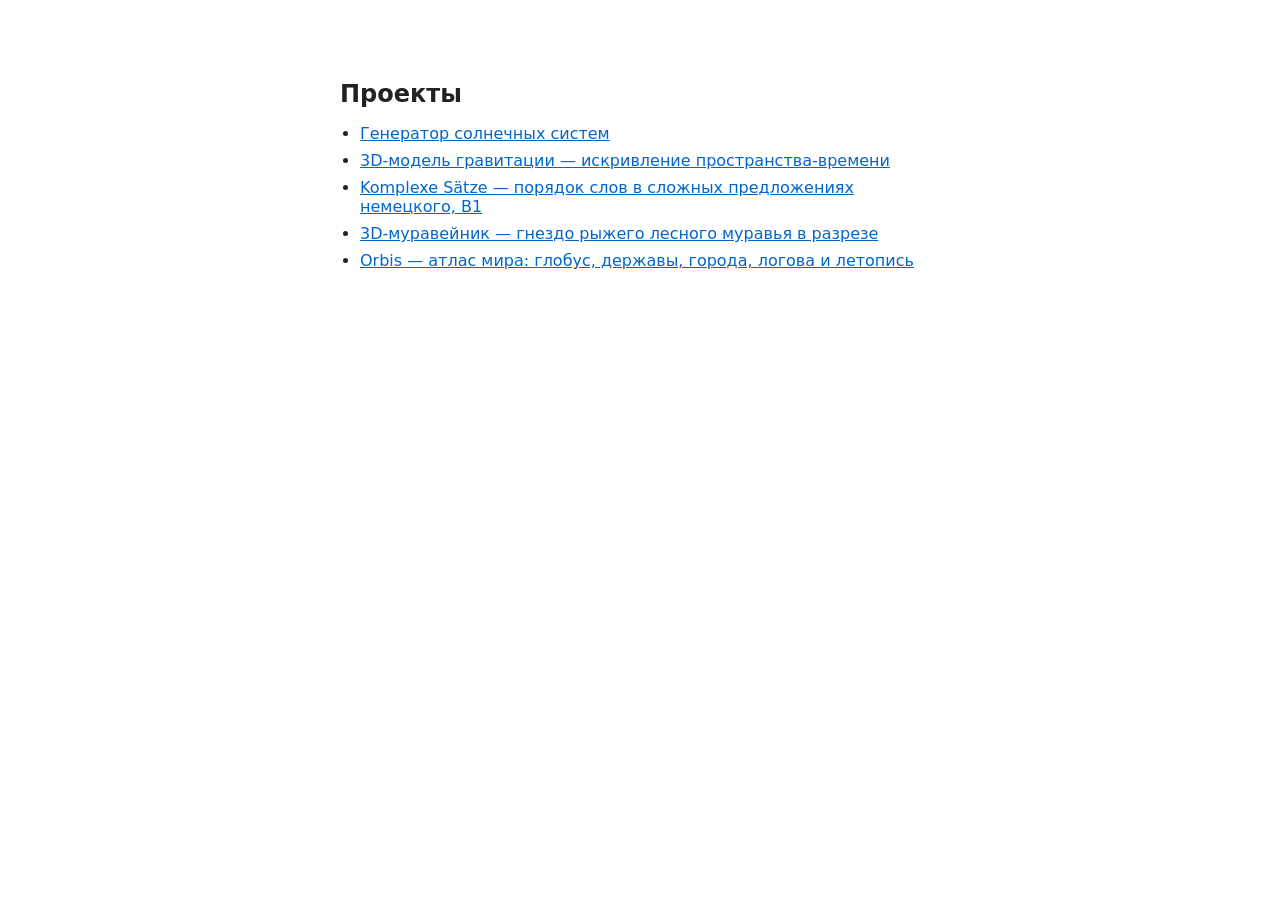
<file: index.html>
<!DOCTYPE html>
<html lang="ru">
<head>
    <meta charset="UTF-8">
    <meta name="viewport" content="width=device-width, initial-scale=1.0">
    <title>Проекты</title>
    <style>
        body {
            font-family: system-ui, sans-serif;
            max-width: 600px;
            margin: 80px auto;
            padding: 0 20px;
            color: #222;
        }
        h1 { font-size: 1.5rem; }
        ul { padding-left: 20px; }
        li { margin: 8px 0; }
        a { color: #0066cc; }
    </style>
</head>
<body>
    <h1>Проекты</h1>
    <ul>
        <li><a href="/sun/index.html">Генератор солнечных систем</a></li>
        <li><a href="/grav/index.html">3D-модель гравитации — искривление пространства-времени</a></li>
        <li><a href="/satze/index.html">Komplexe Sätze — порядок слов в сложных предложениях немецкого, B1</a></li>
        <li><a href="/formica-rufa/index.html">3D-муравейник — гнездо рыжего лесного муравья в разрезе</a></li>
        <li><a href="/orbis/index.html">Orbis — атлас мира: глобус, державы, города, логова и летопись</a></li>
    </ul>
</body>
</html>
</file>
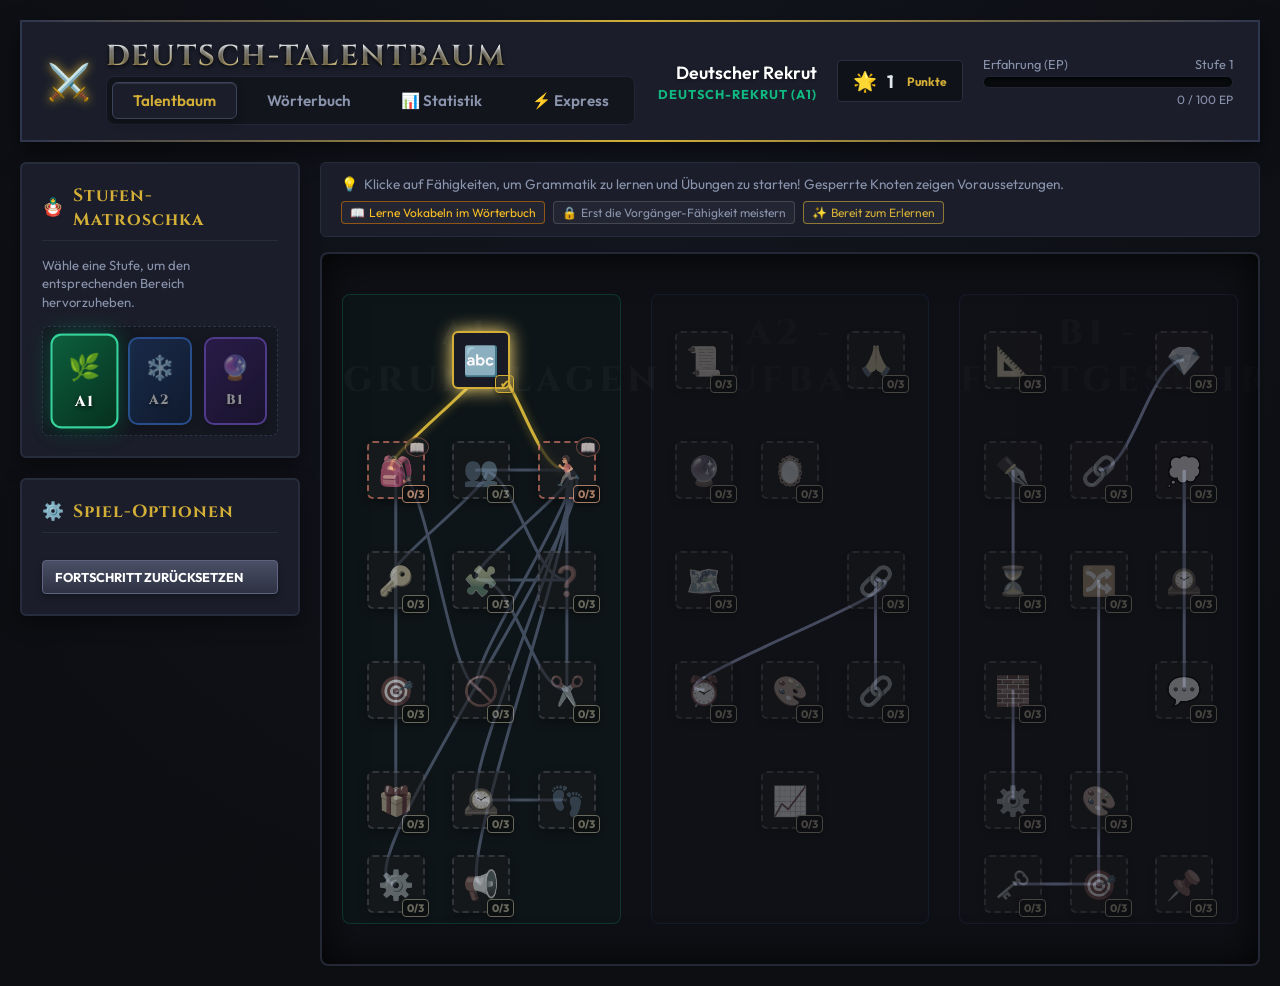
<file: german/index.html>
<!DOCTYPE html>
<html lang="de">
<head>
  <meta charset="UTF-8">
  <meta name="viewport" content="width=device-width, initial-scale=1.0">
  <title>Deutsch Talentbaum - Meistere A1, A2, B1</title>
  <meta name="description" content="Lerne Deutsch (A1-B1) mit einem interaktiven Talentbaum im Stil von World of Warcraft, inklusive Grammatik-Quizzes und Wörterbuch.">
  <script type="module" crossorigin src="./assets/index-Cc5kpqyO.js"></script>
  <link rel="stylesheet" crossorigin href="./assets/index-6ikspm3P.css">
</head>
<body>

  <div id="app-container">
    <!-- Header: Character Profile & Status -->
    <header>
      <div class="brand-section">
        <span class="brand-icon" aria-hidden="true">⚔️</span>
        <div>
          <h1>DEUTSCH-TALENTBAUM</h1>
          <div class="nav-tabs" role="tablist">
            <button id="tab-tree" class="nav-tab active" role="tab" aria-selected="true">Talentbaum</button>
            <button id="tab-dict" class="nav-tab" role="tab" aria-selected="false">Wörterbuch</button>
            <button id="tab-stats" class="nav-tab" role="tab" aria-selected="false">📊 Statistik</button>
            <button id="tab-express" class="nav-tab" role="tab" aria-selected="false">⚡ Express</button>
          </div>
        </div>
      </div>

      <div class="character-panel">
        <div class="char-info">
          <!-- Editable character name -->
          <div id="char-name" class="char-name" contenteditable="true" title="Klicken, um den Namen zu ändern">Deutscher Rekrut</div>
          <div id="char-title" class="char-title a1">Deutsch-Rekrut (A1)</div>
        </div>

        <div class="stat-box" title="Verfügbare Talentpunkte">
          <span class="stat-icon" aria-hidden="true">🌟</span>
          <span id="talent-points-val" class="stat-value">1</span>
          <span style="font-size:0.75rem; color:var(--color-gold); font-weight:bold; margin-left:3px;">Punkte</span>
        </div>

        <div class="xp-container">
          <div class="xp-label">
            <span>Erfahrung (EP)</span>
            <span>Stufe <span id="char-level-val">1</span></span>
          </div>
          <div class="xp-bar-bg" role="progressbar" aria-valuemin="0" aria-valuemax="100">
            <div id="xp-bar-fill" class="xp-bar-fill"></div>
          </div>
          <div class="xp-label" style="justify-content: flex-end; font-size:0.75rem;">
            <span><span id="xp-val">0</span> / <span id="max-xp-val">100</span> EP</span>
          </div>
        </div>
      </div>
    </header>

    <!-- Main Section -->
    <main class="main-content">
      
      <!-- Sidebar Control Panel -->
      <section class="sidebar">
        <!-- Matryoshka Doll Selector: Horizontal Side-by-Side -->
        <div class="panel">
          <h2 class="panel-title">
            <span aria-hidden="true">🪆</span> Stufen-Matroschka
          </h2>
          <p style="font-size: 0.82rem; color: var(--color-text-muted); margin-bottom: 15px; line-height: 1.4;">
            Wähle eine Stufe, um den entsprechenden Bereich hervorzuheben.
          </p>
          <div id="matryoshka-widget" class="matryoshka-widget">
            <!-- A1 Doll Button -->
            <button id="doll-a1" class="matryoshka-btn doll-a1 active" aria-label="Zeige A1 Level an">
              <span class="doll-icon" aria-hidden="true">🌿</span>
              <span class="doll-label">A1</span>
            </button>
            <!-- A2 Doll Button -->
            <button id="doll-a2" class="matryoshka-btn doll-a2" aria-label="Zeige A2 Level an">
              <span class="doll-icon" aria-hidden="true">❄️</span>
              <span class="doll-label">A2</span>
            </button>
            <!-- B1 Doll Button -->
            <button id="doll-b1" class="matryoshka-btn doll-b1" aria-label="Zeige B1 Level an">
              <span class="doll-icon" aria-hidden="true">🔮</span>
              <span class="doll-label">B1</span>
            </button>
          </div>
        </div>

        <!-- System controls -->
        <div class="panel" style="display:flex; flex-direction:column; gap:12px;">
          <h2 class="panel-title"><span aria-hidden="true">⚙️</span> Spiel-Optionen</h2>
          <button id="reset-btn" class="wow-button secondary" style="font-size:0.8rem; padding:8px 12px; width:100%;">Fortschritt Zurücksetzen</button>
        </div>
      </section>

      <!-- Central Talent Tree View -->
      <section id="tree-view" class="tree-outer-container">
        <!-- Mobile-only sticky tab bar — duplicates the matryoshka buttons in sidebar -->
        <div id="mobile-level-tabs" class="mobile-level-tabs" role="tablist" aria-label="Stufe wählen">
          <button id="mtab-a1" class="mobile-level-tab active" data-level="A1" role="tab">🌿 A1</button>
          <button id="mtab-a2" class="mobile-level-tab" data-level="A2" role="tab">❄️ A2</button>
          <button id="mtab-b1" class="mobile-level-tab" data-level="B1" role="tab">🔮 B1</button>
        </div>
        <div class="tree-view-controls">
          <div class="tree-help">
            <span aria-hidden="true">💡</span>
            <span>Klicke auf Fähigkeiten, um Grammatik zu lernen und Übungen zu starten! Gesperrte Knoten zeigen Voraussetzungen.</span>
          </div>
          <div class="tree-legend" aria-label="Knoten-Legende">
            <span class="legend-chip legend-vocab"><span aria-hidden="true">📖</span> Lerne Vokabeln im Wörterbuch</span>
            <span class="legend-chip legend-prereq"><span aria-hidden="true">🔒</span> Erst die Vorgänger-Fähigkeit meistern</span>
            <span class="legend-chip legend-ready"><span aria-hidden="true">✨</span> Bereit zum Erlernen</span>
          </div>
        </div>

        <div id="tree-grid-container" class="tree-grid-container show-a1">
          <!-- Dynamic SVG connector lines layer -->
          <svg id="tree-svg-canvas" class="tree-svg-canvas"></svg>

          <!-- Level A1 Column -->
          <div class="level-column" data-level="A1" data-level-title="A1 - Grundlagen"></div>

          <!-- Level A2 Column -->
          <div class="level-column" data-level="A2" data-level-title="A2 - Aufbau"></div>

          <!-- Level B1 Column -->
          <div class="level-column" data-level="B1" data-level-title="B1 - Fortgeschritten"></div>
        </div>
      </section>

      <!-- Dictionary Tab View (Initially Hidden) -->
      <section id="dictionary-view" style="display: none;">
        <div class="dictionary-controls">
          <div style="flex:1; min-width:250px;">
            <input type="text" id="dict-search" class="custom-input" placeholder="Wort suchen (Deutsch oder Englisch)..." style="width:100%;">
          </div>
          <div class="filter-group">
            <select id="dict-type-filter" class="custom-select" aria-label="Nach Wortart filtern">
              <option value="all">Alle Wortarten</option>
              <option value="nouns">Substantive</option>
              <option value="verbs">Verben</option>
              <option value="adjectives">Adjektive</option>
              <option value="adverbs">Adverbien</option>
              <option value="prepositions">Präpositionen</option>
              <option value="conjunctions">Konjunktionen</option>
              <option value="pronouns">Pronomen</option>
              <option value="numerals">Numerale</option>
              <option value="phrases">Phrasen</option>
            </select>
            <select id="dict-level-filter" class="custom-select" aria-label="Nach Niveau filtern">
              <option value="all">Alle Niveaus</option>
              <option value="A1">Niveau A1</option>
              <option value="A2">Niveau A2</option>
              <option value="B1">Niveau B1</option>
            </select>
            <select id="dict-status-filter" class="custom-select" aria-label="Nach Status filtern">
              <option value="all">Alle Wörter</option>
              <option value="learned">Gelernte (Bronze+)</option>
              <option value="not_learned">Ungelernte</option>
              <option value="mistakes">Mit Fehlern ⚠️</option>
            </select>
            <select id="dict-sort" class="custom-select" aria-label="Sortierung">
              <option value="alpha">Alphabetisch (A-Z)</option>
              <option value="alpha_desc">Alphabetisch (Z-A)</option>
              <option value="random">Zufällig 🎲</option>
              <option value="level">Nach Niveau</option>
            </select>
          </div>
        </div>

        <div id="vocab-grid" class="vocab-grid">
          <!-- Loaded dynamically from dictionaryData.js -->
        </div>
      </section>

      <!-- Statistics Tab View (Initially Hidden) -->
      <section id="stats-view" style="display: none;">
        <div id="stats-content" class="stats-content">
          <!-- Built dynamically by renderStats() -->
        </div>
      </section>

      <!-- Express Training Tab — 178 verbs in 10-batch drill -->
      <section id="express-view" style="display: none;">
        <div id="express-content" class="express-content">
          <!-- Built dynamically by renderExpress() -->
        </div>
      </section>

    </main>
  </div>

  <!-- Shared Hover Tooltip element -->
  <div id="wow-tooltip" class="wow-tooltip" role="tooltip"></div>

  <!-- Bottom toast for "next step" suggestions after exercise completion -->
  <div id="next-step-toast" class="next-step-toast" role="status" aria-live="polite"></div>

  <!-- Modal Dialog for Grammars and Exercises -->
  <!-- closedby="closerequest" = only Escape closes; backdrop tap does NOT close
       (avoids click-through to underlying skill node on mobile). -->
  <dialog id="skill-dialog" closedby="closerequest" aria-labelledby="dialog-title">
    <div class="dialog-header">
      <h2 class="dialog-title">
        <span id="dialog-icon" aria-hidden="true"></span>
        <span id="dialog-title">Grammatik-Lektion</span>
      </h2>
      <button class="close-btn" onclick="document.getElementById('skill-dialog').close()" aria-label="Schließen">&times;</button>
    </div>
    
    <div id="dialog-body" class="dialog-body">
      <!-- Grammar explanation or exercise view loaded dynamically -->
    </div>
    
    <div id="dialog-footer" class="dialog-footer">
      <!-- Dynamic Buttons (Learn Skill, Start Exercise, Next Question) -->
    </div>
  </dialog>

  <!-- Custom confirm dialog — replaces native confirm() for in-app prompts -->
  <dialog id="confirm-dialog" closedby="closerequest" aria-labelledby="confirm-title">
    <div class="dialog-header">
      <h2 class="dialog-title">
        <span aria-hidden="true">⚠️</span>
        <span id="confirm-title">Bestätigen</span>
      </h2>
    </div>
    <div class="dialog-body">
      <p id="confirm-message" style="margin:0; line-height:1.5;">…</p>
    </div>
    <div class="dialog-footer">
      <button id="confirm-cancel" class="wow-button secondary">Abbrechen</button>
      <button id="confirm-ok" class="wow-button">OK</button>
    </div>
  </dialog>

  <!-- Epic Level Up Overlay Fanfare (hidden until shown) -->
  <div id="levelup-overlay" role="dialog" aria-labelledby="lvl-up-head" aria-hidden="true" inert>
    <div class="levelup-content">
      <div class="levelup-shield" aria-hidden="true">🛡️</div>
      <h2 id="lvl-up-head" class="levelup-title">STUFENAUFSTIEG!</h2>
      <div id="levelup-subtitle" class="levelup-subtitle">STUFE 2</div>
      <div id="levelup-details" class="levelup-details"></div>
      <button id="levelup-close" class="wow-button" style="margin-top:10px;">Weiter</button>
    </div>
  </div>

  <!-- Load main app module -->
</body>
</html>
</file>
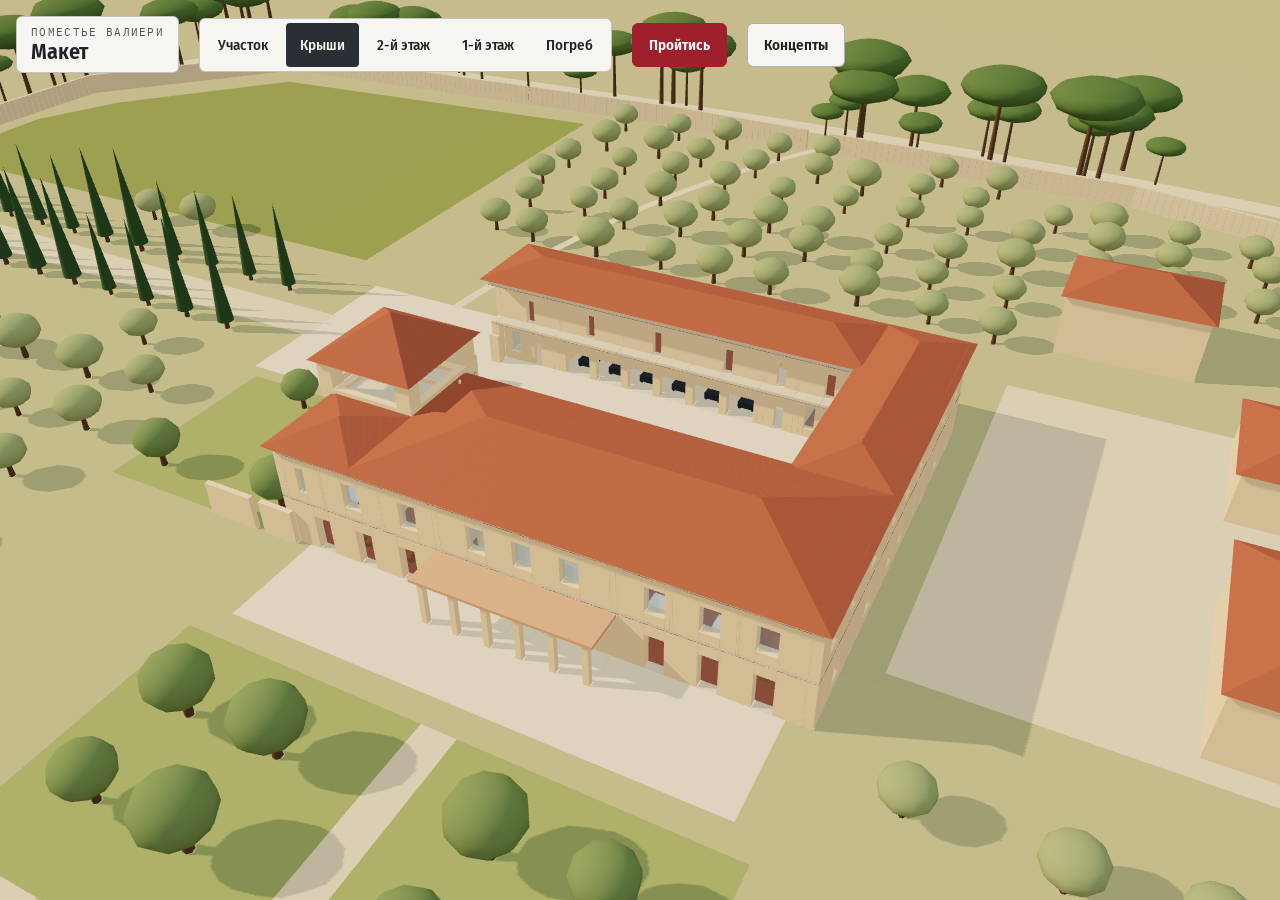
<file: mansion/index.html>
<!doctype html>
<html lang="ru">
<head>
  <meta charset="utf-8">
  <meta name="viewport" content="width=device-width, initial-scale=1">
  <title>Поместье Валиери</title>
  <link rel="icon" href="favicon.svg" type="image/svg+xml">
  <link rel="preconnect" href="https://fonts.googleapis.com">
  <link rel="preconnect" href="https://fonts.gstatic.com" crossorigin>
  <link href="https://fonts.googleapis.com/css2?family=Fira+Sans+Condensed:ital,wght@0,400;0,500;0,600;1,500&family=IBM+Plex+Mono:wght@500&display=swap" rel="stylesheet">
  <script type="module" crossorigin src="./assets/index-ukJamaXb.js"></script>
  <link rel="stylesheet" crossorigin href="./assets/index-KBZpbu7h.css">
</head>
<body>
  <div id="app"></div>
</body>
</html>
</file>
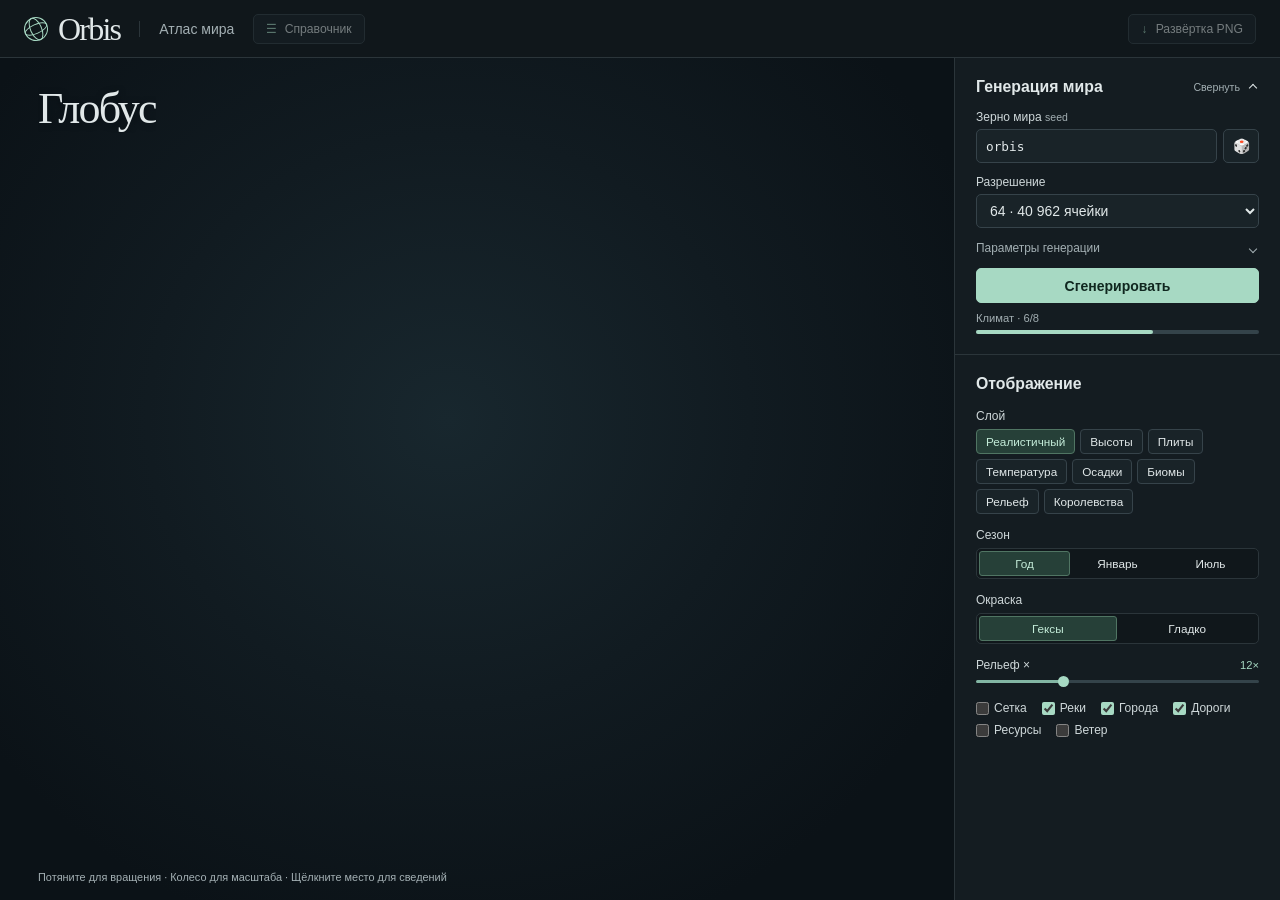
<file: orbis/index.html>
<!doctype html>
<html lang="ru">
  <head>
    <meta charset="utf-8">
    <meta name="viewport" content="width=device-width, initial-scale=1">
    <meta name="theme-color" content="#10171b">
    <title>Orbis · Атлас мира</title>
    <link rel="icon" href="data:,">
    <script type="module" crossorigin src="./assets/index-EBJ5mYBE.js"></script>
    <link rel="stylesheet" crossorigin href="./assets/index-UIibdPGE.css">
  </head>
  <body>
    <header class="topbar">
      <h1><span class="brand-mark" aria-hidden="true"></span>Orbis</h1>
      <span class="app-title">Атлас мира</span>
      <button type="button" id="directory-open" class="directory-open" aria-controls="directory" aria-expanded="false" disabled><span aria-hidden="true">☰</span> Справочник</button>
      <span id="export-status" role="status"></span>
      <button type="button" id="export" class="export" disabled><span aria-hidden="true">↓</span> Развёртка PNG</button>
    </header>
    <main class="workspace">
      <section class="atlas" aria-label="Карта мира">
        <div id="viewport">
          <canvas id="globe" aria-label="Интерактивный глобус"></canvas>
          <div class="world-title">
            <h2 id="world-name">Глобус</h2>
            <p id="world-meta"></p>
          </div>
          <div id="map-error" role="status" hidden></div>
          <div id="tooltip" role="tooltip" hidden></div>
          <aside id="directory" class="directory" aria-label="Справочник мира" hidden></aside>
          <p class="navigation-hint"><span class="desktop-hint">Потяните для вращения · Колесо для масштаба · Щёлкните место для сведений</span><span class="touch-hint">Вращайте пальцем · Коснитесь ячейки для сведений</span></p>
        </div>
        <details id="legend" class="legend" open hidden>
          <summary><span>Легенда</span><strong id="legend-title"></strong><em class="fold-hint" aria-hidden="true"></em></summary>
          <div id="legend-body"></div>
        </details>
        <dl id="summary" class="world-summary" aria-label="Сводка мира" hidden></dl>
      </section>

      <aside class="panel" aria-label="Управление атласом">
        <section>
          <details id="generation" class="fold" open>
          <summary><h2>Генерация мира</h2><em class="fold-hint" aria-hidden="true"></em></summary>
          <form id="generator">
            <label for="seed">Зерно мира <span class="technical" lang="en">seed</span></label>
            <div class="seed-row">
              <input type="text" id="seed" autocomplete="off" spellcheck="false">
              <button type="button" id="dice" title="Случайное зерно" aria-label="Случайное зерно">🎲</button>
            </div>
            <label for="resolution">Разрешение</label>
            <select id="resolution"></select>
            <details class="params">
              <summary>Параметры генерации</summary>
              <div id="parameters"></div>
            </details>
            <button type="submit" class="generate">Сгенерировать</button>
          </form>
          <details id="timings" class="timings" hidden>
            <summary>Время по стадиям</summary>
            <dl id="timing-list" class="rows"></dl>
          </details>
          </details>
          <div class="generation-status">
            <p id="status" role="status" aria-live="polite"></p>
            <progress id="progress" aria-label="Ход генерации" hidden></progress>
          </div>
        </section>
        <section>
          <h2>Отображение</h2>
          <fieldset><legend>Слой</legend><div id="layers" class="layers"></div></fieldset>
          <fieldset><legend>Сезон</legend><div id="seasons" class="segments"></div></fieldset>
          <fieldset><legend>Окраска</legend><div id="modes" class="segments"></div></fieldset>
          <div id="relief"></div>
          <div class="overlays">
            <label><input id="grid" type="checkbox">Сетка</label>
            <label><input id="rivers" type="checkbox" checked>Реки</label>
            <label><input id="cities" type="checkbox" checked>Города</label>
            <label><input id="roads" type="checkbox" checked>Дороги</label>
            <label><input id="resources" type="checkbox">Ресурсы</label>
            <label><input id="vectors" type="checkbox"><span id="vector-label">Ветер</span></label>
          </div>
        </section>
      </aside>
    </main>
  </body>
</html>
</file>
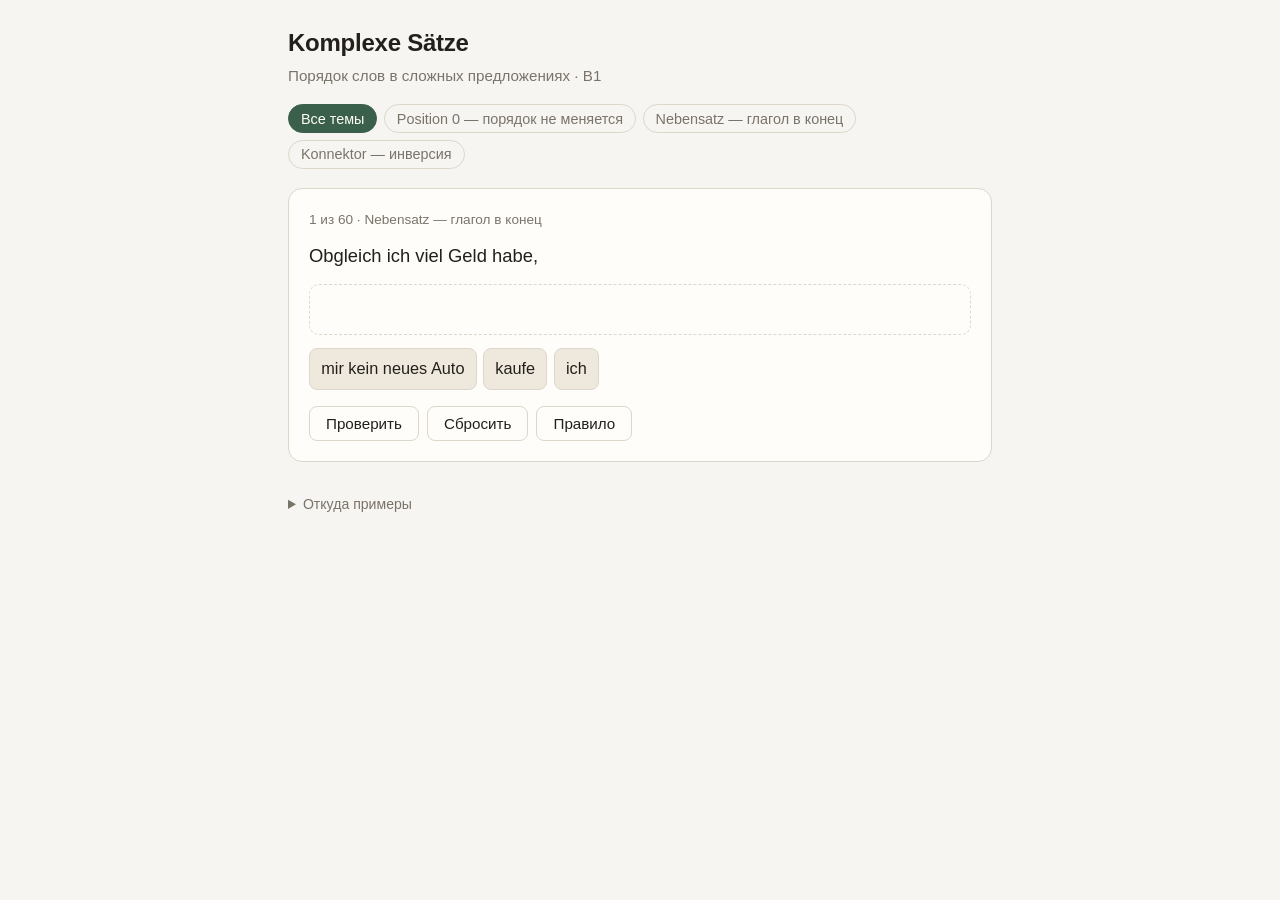
<file: satze/index.html>
<!doctype html>
<html lang="ru">
  <head>
    <meta charset="UTF-8" />
    <meta name="viewport" content="width=device-width, initial-scale=1" />
    <title>Komplexe Sätze — порядок слов, B1</title>
    <script type="module" crossorigin src="./assets/index-JkNL-HLw.js"></script>
    <link rel="stylesheet" crossorigin href="./assets/index-DN1TwAWL.css">
  </head>
  <body>
    <header>
      <h1>Komplexe Sätze</h1>
      <p class="sub">Порядок слов в сложных предложениях · B1</p>
    </header>

    <nav id="families" aria-label="Выбор темы"></nav>

    <main>
      <section id="card" class="card" hidden>
        <p class="counter" id="counter"></p>

        <p class="before" id="before"></p>

        <div class="slot" id="slot" aria-label="Собранное предложение"></div>
        <div class="bank" id="bank" aria-label="Блоки для сборки"></div>

        <div class="actions">
          <button id="check" class="primary">Проверить</button>
          <button id="reset">Сбросить</button>
          <button id="hint">Правило</button>
        </div>

        <div class="feedback" id="feedback" hidden></div>
      </section>

      <section id="done" class="card" hidden>
        <h2>Готово</h2>
        <div id="summary"></div>
        <button id="again" class="primary">Ещё раз</button>
      </section>
    </main>

    <footer>
      <details>
        <summary>Откуда примеры</summary>
        <ul id="sources"></ul>
        <p class="note">
          Предложения взяты из грамматических справочников. Пометка
          «перестроено» означает, что пример переписан по той же грамматике —
          восстановлено опущенное подлежащее или придаточное переложено
          коннектором.
        </p>
      </details>
    </footer>

  </body>
</html>
</file>
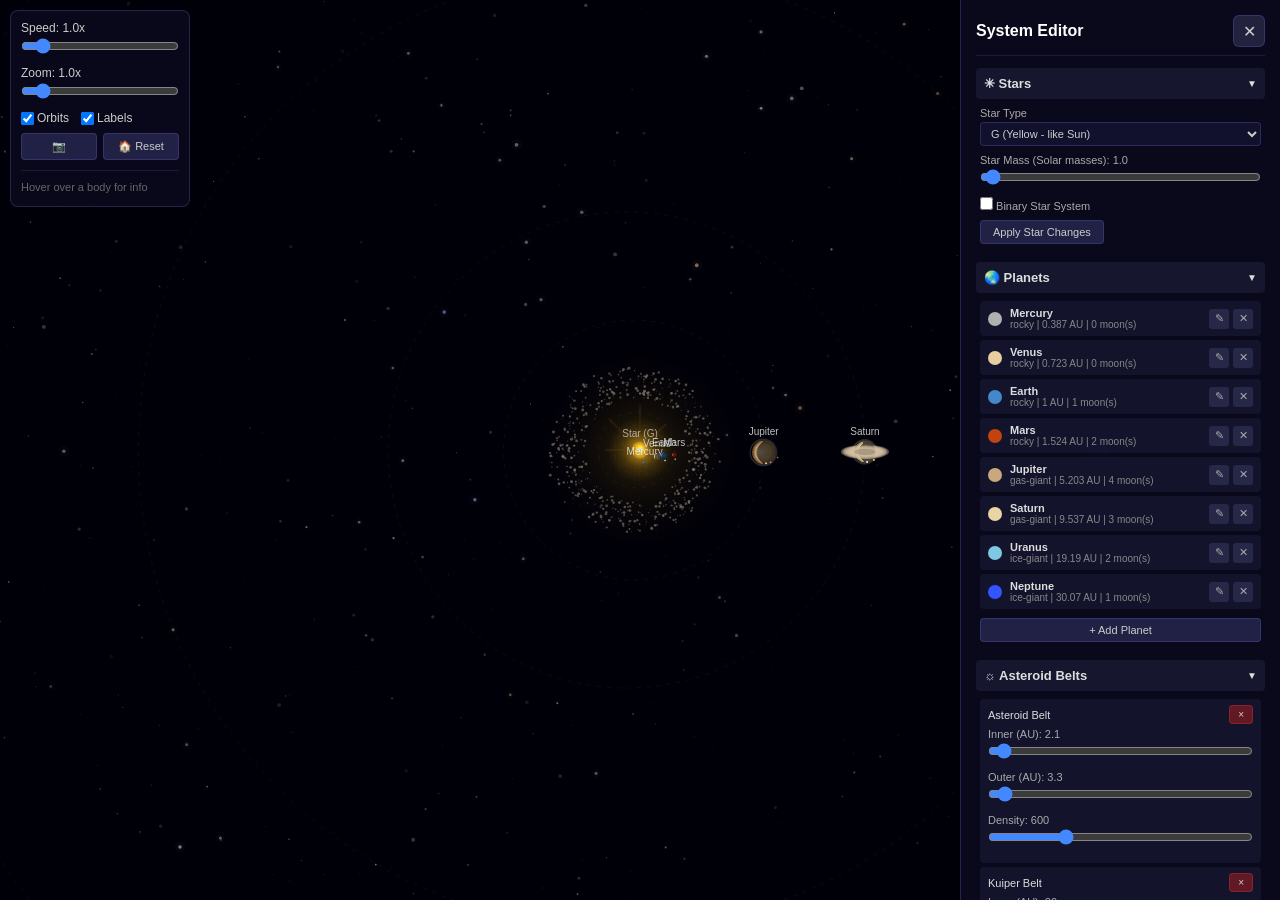
<file: sun/index.html>
<!DOCTYPE html>
<html lang="en">
<head>
    <meta charset="UTF-8">
    <meta name="viewport" content="width=device-width, initial-scale=1.0, maximum-scale=1.0, user-scalable=no">
    <title>Solar System Simulator</title>
<script defer src="bundle.1899c192.js"></script></head>
<body>
    <div id="app">
        <canvas id="canvas"></canvas>
        <div id="ui-root"></div>
    </div>
</body>
</html>
</file>
<file: german/assets/index-6ikspm3P.css>
@import "https://fonts.googleapis.com/css2?family=Outfit:wght@300;400;500;600;700;800&family=Cinzel:wght@500;700;800&display=swap";:root{--bg-darker:#0d0e12;--bg-dark:#141722;--bg-panel:#1b1e2a;--bg-panel-hover:#232838;--color-text:#e2e8f0;--color-text-muted:#8a94ad;--color-gold:#d4af37;--color-gold-glow:#ffdf7a;--color-bronze:#cd7f32;--color-silver:silver;--color-a1:#10b981;--color-a1-glow:#10b98166;--color-a2:#3b82f6;--color-a2-glow:#3b82f666;--color-b1:#8b5cf6;--color-b1-glow:#8b5cf666;--font-interface:"Outfit", sans-serif;--font-fantasy:"Cinzel", serif;--transition-speed:.25s}*{box-sizing:border-box;margin:0;padding:0}body{font-family:var(--font-interface);background-color:var(--bg-darker);color:var(--color-text);background-image:radial-gradient(circle at 50% 20%,#141722cc 0%,#0d0e12f2 80%),radial-gradient(circle at 10% 80%,#8b5cf60d 0%,#0000 40%),radial-gradient(circle at 90% 80%,#10b9810d 0%,#0000 40%);background-attachment:fixed;min-height:100vh;overflow-x:hidden}::-webkit-scrollbar{width:10px;height:10px}::-webkit-scrollbar-track{background:var(--bg-darker);border-left:1px solid #ffffff0d}::-webkit-scrollbar-thumb{border:2px solid var(--bg-darker);background:#25293a;border-radius:5px}::-webkit-scrollbar-thumb:hover{background:var(--color-gold)}#app-container{flex-direction:column;gap:20px;max-width:1600px;min-height:100vh;margin:0 auto;padding:20px;display:flex}header{background:var(--bg-panel);border:2px solid #2e354f;border-image:linear-gradient(to right, #2e354f, var(--color-gold), #2e354f) 1;border-radius:4px;flex-wrap:wrap;justify-content:space-between;align-items:center;gap:15px;padding:15px 25px;display:flex;box-shadow:0 10px 25px #00000080}.brand-section{align-items:center;gap:15px;display:flex}.brand-icon{text-shadow:0 0 10px var(--color-gold);font-size:2.2rem;animation:3s ease-in-out infinite float-slow}h1{font-family:var(--font-fantasy);letter-spacing:2px;background:linear-gradient(to bottom, #fff 30%, var(--color-gold) 100%);-webkit-text-fill-color:transparent;text-shadow:0 2px 4px #000c;-webkit-background-clip:text;font-size:1.8rem;font-weight:700}.character-panel{align-items:center;gap:20px;display:flex}.char-info{flex-direction:column;align-items:flex-end;display:flex}.char-name{color:#fff;text-shadow:0 1px 3px #00000080;font-size:1.1rem;font-weight:600}.char-title{text-transform:uppercase;letter-spacing:1px;margin-top:2px;font-size:.8rem;font-weight:700}.char-title.a1{color:var(--color-a1)}.char-title.a2{color:var(--color-a2)}.char-title.b1{color:var(--color-b1)}.stat-box{background:#0006;border:1px solid #2a2e3d;border-radius:4px;align-items:center;gap:10px;padding:8px 15px;display:flex}.stat-icon{font-size:1.2rem}.stat-value{font-size:1.1rem;font-weight:700}.xp-container{flex-direction:column;gap:4px;width:250px;display:flex}.xp-label{color:var(--color-text-muted);justify-content:space-between;font-size:.8rem;display:flex}.xp-bar-bg{background:#090b0e;border:1px solid #222533;border-radius:6px;height:12px;overflow:hidden;box-shadow:inset 0 2px 4px #000c}.xp-bar-fill{background:linear-gradient(90deg,#9333ea,#3b82f6,#10b981) 0 0/200% 100%;width:0%;height:100%;transition:width .4s ease-out;animation:4s linear infinite wave}.nav-tabs{background:#0000004d;border:1px solid #212535;border-radius:8px;gap:10px;padding:5px;display:flex}.nav-tab{color:var(--color-text-muted);font-family:var(--font-interface);cursor:pointer;transition:all var(--transition-speed);background:0 0;border:none;border-radius:6px;padding:8px 20px;font-size:.95rem;font-weight:600}.nav-tab:hover{color:#fff;background:#ffffff0d}.nav-tab.active{color:var(--color-gold);background:var(--bg-panel);border:1px solid #3c435c;box-shadow:0 4px 10px #0000004d,inset 0 1px #ffffff1a}.main-content{flex:1;grid-template-columns:280px 1fr;gap:20px;display:grid}.sidebar{flex-direction:column;gap:20px;display:flex}.panel{background:var(--bg-panel);border:2px solid #272c3d;border-radius:6px;padding:20px;box-shadow:0 8px 20px #0006}.panel-title{font-family:var(--font-fantasy);letter-spacing:1px;color:var(--color-gold);border-bottom:1px solid #272c3d;align-items:center;gap:8px;margin-bottom:15px;padding-bottom:8px;font-size:1.1rem;display:flex}.matryoshka-widget{background:#0003;border:1px dashed #2e3447;border-radius:6px;justify-content:center;align-items:stretch;gap:12px;padding:10px;display:flex}.matryoshka-btn{cursor:pointer;color:#fff;font-family:var(--font-fantasy);background:#0000004d;border:2px solid;border-radius:10px;flex-direction:column;flex:1;justify-content:center;align-items:center;gap:6px;padding:14px 10px;transition:all .35s cubic-bezier(.175,.885,.32,1.275);display:flex;box-shadow:0 4px 10px #0006}.matryoshka-btn:hover{transform:scale(1.05)}.matryoshka-btn.doll-a1{border-color:var(--color-a1);background:linear-gradient(135deg,#0d5f3d 0%,#06301f 100%)}.matryoshka-btn.doll-a2{border-color:var(--color-a2);background:linear-gradient(135deg,#1d3b6f 0%,#0d1e3d 100%)}.matryoshka-btn.doll-b1{border-color:var(--color-b1);background:linear-gradient(135deg,#3c1e6e 0%,#1e113a 100%)}.matryoshka-btn.active{transform:scale(1.08)}.matryoshka-btn.doll-a1.active{box-shadow:0 0 20px var(--color-a1-glow), 0 4px 15px #00000080;border-color:#34d399}.matryoshka-btn.doll-a2.active{box-shadow:0 0 20px var(--color-a2-glow), 0 4px 15px #00000080;border-color:#60a5fa}.matryoshka-btn.doll-b1.active{box-shadow:0 0 20px var(--color-b1-glow), 0 4px 15px #00000080;border-color:#a78bfa}.matryoshka-btn:not(.active){opacity:.5}.doll-label{text-shadow:0 2px 4px #000c;letter-spacing:1px;font-size:.85rem;font-weight:800}.doll-icon{font-size:1.5rem}.sidebar-search-widget{flex-direction:column;gap:12px;display:flex}.custom-input{color:#fff;font-family:var(--font-interface);transition:all var(--transition-speed);background:#0006;border:1px solid #3c435c;border-radius:4px;outline:none;padding:10px 12px;font-size:.9rem}.custom-input:focus{border-color:var(--color-gold);box-shadow:0 0 8px #d4af3733}.tree-outer-container{flex-direction:column;gap:15px;display:flex;position:relative}.tree-view-controls{background:var(--bg-panel);border:1px solid #272c3d;border-radius:6px;flex-direction:column;gap:8px;padding:12px 20px;display:flex}.mobile-level-tabs{display:none}.new-word-row{flex-wrap:wrap;justify-content:center;align-items:center;gap:10px;width:100%;margin-top:10px;display:flex}.new-word-label{color:var(--color-text-muted);white-space:nowrap;font-size:.85rem}.new-word-buttons{flex-wrap:wrap;gap:6px;display:flex}.new-word-btn{min-width:50px;min-height:34px;padding:6px 14px;font-size:.85rem}@media (width<=768px){.new-word-row{flex-direction:column;align-items:stretch;gap:6px}.new-word-label{text-align:center}.new-word-buttons{flex:1;justify-content:space-between;gap:6px}.new-word-btn{flex:1;min-width:0;padding:8px 4px;font-size:.8rem}}.tree-help{color:var(--color-text-muted);align-items:center;gap:6px;font-size:.85rem;display:flex}.tree-legend{flex-wrap:wrap;gap:8px;font-size:.75rem;display:flex}.legend-chip{color:var(--color-text-muted);background:#ffffff0a;border:1px solid #ffffff14;border-radius:4px;align-items:center;gap:4px;padding:3px 8px;display:inline-flex}.legend-chip.legend-vocab{color:#fbbf24;border-color:#d9770699}.legend-chip.legend-prereq{border-color:#78787866}.legend-chip.legend-ready{color:var(--color-gold);border-color:#d4af3799}.next-step-toast{background:var(--bg-panel);border:1px solid var(--color-gold);color:#e2e8f0;z-index:200;pointer-events:auto;opacity:0;border-radius:8px;max-width:480px;padding:12px 18px;font-size:.9rem;line-height:1.4;transition:transform .35s cubic-bezier(.16,1,.3,1),opacity .25s;position:fixed;bottom:24px;left:50%;transform:translate(-50%)translateY(120%);box-shadow:0 8px 24px #00000080,0 0 20px #d4af3733}.next-step-toast.visible{opacity:1;transform:translate(-50%)translateY(0)}.next-step-toast strong{color:var(--color-gold)}.next-step-toast .toast-close{color:var(--color-text-muted);cursor:pointer;background:0 0;border:none;margin-left:12px;padding:0 4px;font-size:1.1rem}.next-step-toast .toast-close:hover{color:#fff}.stats-content{background:var(--bg-panel);border:1px solid #272c3d;border-radius:8px;max-width:900px;margin:0 auto;padding:20px}.stats-summary{grid-template-columns:repeat(auto-fit,minmax(160px,1fr));gap:10px;margin-bottom:24px;display:grid}.stats-card{text-align:center;background:#ffffff08;border:1px solid #ffffff14;border-radius:6px;padding:14px}.stats-num{color:var(--color-gold);font-size:1.8rem;font-weight:700}.stats-label{color:var(--color-text-muted);margin-top:4px;font-size:.78rem}.stats-level{background:#ffffff05;border:1px solid #ffffff0f;border-radius:6px;margin-bottom:14px;padding:14px}.stats-level h3{color:var(--color-gold);margin:0 0 8px;font-size:1.05rem}.stats-bar{background:#0006;border:1px solid #ffffff0d;border-radius:4px;height:14px;position:relative;overflow:hidden}.stats-bar-learned,.stats-bar-mastered{background:linear-gradient(90deg, var(--color-a1), var(--color-a2));transition:width .4s;position:absolute;top:0;bottom:0;left:0}.stats-bar-mastered{background:linear-gradient(90deg, var(--color-gold), #fbbf24);z-index:1}.stats-bar-learned{z-index:0}.stats-skill-line{color:var(--color-text-muted);margin:8px 0 10px;font-size:.82rem}.stats-pos-grid{grid-template-columns:repeat(auto-fit,minmax(140px,1fr));gap:4px 12px;display:grid}.stats-pos-row{justify-content:space-between;padding:2px 6px;font-size:.82rem;display:flex}.stats-pos-row strong{color:var(--color-gold)}.stats-reset{border-top:1px solid #ffffff14;margin-top:24px;padding-top:18px}.stats-reset h3{color:var(--color-text-muted);margin:0 0 10px;font-size:1rem}.stats-reset-grid{grid-template-columns:repeat(auto-fit,minmax(140px,1fr));gap:8px;display:grid}#stats-reset-all{color:#fca5a5;background:linear-gradient(135deg,#ef444426,#ef44440d);border-color:#ef4444}.express-content{max-width:720px;margin:0 auto}.express-settings{background:var(--bg-panel);border:1px solid #272c3d;border-radius:6px;flex-wrap:wrap;justify-content:center;gap:14px;margin-bottom:12px;padding:10px 14px;font-size:.88rem;display:flex}.express-settings label{cursor:pointer;-webkit-user-select:none;user-select:none;color:var(--color-text-muted);align-items:center;gap:6px;display:inline-flex}.express-settings input[type=checkbox]{width:18px;height:18px;accent-color:var(--color-gold);cursor:pointer}.express-settings label:has(input:checked){color:#e2e8f0}.express-pack-bar{flex-wrap:wrap;justify-content:space-between;align-items:center;gap:10px;margin-bottom:8px;padding:6px 10px;display:flex}.express-pack-label{color:var(--color-gold);font-size:.9rem;font-weight:600}.express-card{background:var(--bg-panel);text-align:center;border:1px solid #272c3d;border-radius:8px;padding:24px}.express-header{flex-wrap:wrap;justify-content:space-between;align-items:center;gap:8px;margin-bottom:12px;font-size:.85rem;display:flex}.express-batch-label{color:var(--color-gold);font-weight:700}.express-progress-text{color:var(--color-text-muted)}.express-overall-bar{background:#0006;border-radius:3px;height:6px;margin-bottom:14px;overflow:hidden}.express-overall-fill{background:linear-gradient(90deg, var(--color-a1), var(--color-a2), var(--color-b1));height:100%;transition:width .35s}.express-batch-strip{justify-content:center;gap:6px;margin-bottom:22px;display:flex}.express-dot{background:#ffffff1a;border:1px solid #ffffff26;border-radius:50%;width:14px;height:14px}.express-dot.current{background:var(--color-gold);border-color:var(--color-gold);animation:1.4s infinite pulse}.express-dot.correct{background:var(--color-a1)}.express-dot.wrong{background:#ef4444}@keyframes pulse{0%,to{opacity:1}50%{opacity:.45}}.express-verb{font-size:1.6rem;font-family:var(--font-fantasy);color:var(--color-gold);margin:10px 0 4px}.express-question{color:#e2e8f0;margin-bottom:14px;font-size:1rem}.express-question em{color:var(--color-gold);font-style:normal}.express-actions{justify-content:center;gap:8px;margin-top:14px;display:flex}.express-feedback{min-height:1.4em;margin-top:14px;font-size:1rem}.express-tier-badge{color:var(--color-gold);letter-spacing:.5px;background:#d4af371f;border:1px solid #d4af374d;border-radius:12px;margin-bottom:10px;padding:3px 10px;font-size:.78rem;font-weight:600;display:inline-block}.express-options{grid-template-columns:1fr 1fr;gap:8px;margin:14px 0;display:grid}.express-option{background:var(--bg-panel);cursor:pointer;color:#e2e8f0;border:1.5px solid #3c435c;border-radius:6px;min-height:44px;padding:12px;font-size:1rem;transition:border-color .15s,background .15s}.express-option:hover{border-color:var(--color-gold)}.express-option.selected{border-color:var(--color-gold);background:#d4af371a}.express-option.correct{border-color:var(--color-a1);background:#10b9812e}.express-option.wrong{background:#ef44442e;border-color:#ef4444}.express-multiselect{flex-direction:column;gap:6px;margin:12px 0;display:flex}.express-ms-option{background:var(--bg-panel);cursor:pointer;-webkit-user-select:none;user-select:none;border:1.5px solid #3c435c;border-radius:6px;align-items:center;gap:10px;padding:10px 12px;display:flex}.express-ms-option input[type=checkbox]{width:18px;height:18px;accent-color:var(--color-gold);cursor:pointer}.express-ms-option.correct{border-color:var(--color-a1);background:#10b9811a}.express-ms-option.wrong{background:#ef44441a;border-color:#ef4444}.express-contrast{flex-direction:column;gap:10px;margin:12px 0;display:flex}.express-contrast-row{flex-direction:column;gap:4px;display:flex}.express-contrast-label{color:var(--color-text-muted);font-size:.88rem}.express-contrast-input{padding:8px 10px;font-size:1rem}.pn-de{color:#fff;text-align:center;margin:8px 0;font-size:1.15rem;line-height:1.45}.pn-target{color:var(--color-gold);background:#d4af371f;border-radius:3px;padding:1px 6px}.pn-ru-hint{text-align:center;color:var(--color-text-muted);margin-top:4px;font-size:.95rem;font-style:italic}.pn-tag-hint{text-align:center;color:var(--color-gold);text-transform:uppercase;letter-spacing:.5px;margin-bottom:6px;font-size:.78rem}.ref-examples{border-top:1px dashed #d4af3733;margin-top:12px;padding-top:10px}.ref-examples-title{color:var(--color-gold);margin-bottom:6px;font-size:.82rem;font-weight:600}.ref-examples ul{flex-direction:column;gap:4px;margin:0;padding:0;list-style:none;display:flex}.ref-examples li{background:#0003;border-radius:4px;justify-content:space-between;align-items:center;padding:4px 8px;font-size:.88rem;display:flex}.ref-ex-del{color:var(--color-text-muted);cursor:pointer;background:0 0;border:none;padding:0 6px;font-size:1.1rem}.ref-ex-del:hover{color:#ef4444}.ref-add-example{flex-wrap:wrap;gap:6px;margin-top:10px;display:flex}.ref-add-input{flex:180px;min-width:0;padding:6px 8px;font-size:.9rem}.ref-add-btn{white-space:nowrap;flex:none;min-height:32px;padding:4px 10px;font-size:.78rem}.express-dictation{flex-direction:column;align-items:stretch;gap:12px;margin:12px 0;display:flex}.dict-play{align-self:center;padding:12px 24px;font-size:1rem}.express-wordorder{flex-direction:column;gap:12px;margin:12px 0;display:flex}.wo-slot{background:#00000040;border:1.5px dashed #4a526d;border-radius:6px;flex-wrap:wrap;align-items:center;gap:6px;min-height:56px;padding:10px 12px;display:flex}.wo-slot.wo-right{border-color:var(--color-a1)}.wo-slot.wo-wrong{border-color:#ef4444}.wo-placeholder{color:var(--color-text-muted);font-size:.88rem;font-style:italic}.wo-pool{background:#d4af370a;border-radius:6px;flex-wrap:wrap;gap:6px;padding:8px;display:flex}.wo-token{background:var(--bg-panel);cursor:pointer;color:#e2e8f0;border:1.5px solid #3c435c;border-radius:4px;min-height:36px;padding:6px 12px;font-family:inherit;font-size:.95rem;transition:border-color .12s,background .12s}.wo-token:hover{border-color:var(--color-gold)}.wo-token.placed{border-color:var(--color-gold);background:#d4af371f}.wo-controls{justify-content:flex-end;display:flex}.wo-clear{min-height:30px;padding:4px 10px;font-size:.78rem}.express-nav{border-top:1px dashed #ffffff14;flex-wrap:wrap;justify-content:space-between;align-items:center;gap:6px;margin-top:18px;padding-top:12px;display:flex}.express-nav-btn{white-space:nowrap;flex:0 auto;min-width:0;min-height:36px;padding:6px 10px;font-size:.82rem}.express-nav-pos{color:var(--color-text-muted);letter-spacing:.5px;font-size:.82rem}.review-size-picker{grid-template-columns:repeat(2,1fr);gap:8px;margin-top:12px;display:grid}.review-size-picker .wow-button{width:100%;padding:10px}.express-xp-tally{background:#d4af3714;border:1px solid #d4af3740;border-radius:4px;margin:10px auto 0;padding:8px 14px;display:inline-block}.express-error-list{text-align:left;background:#ef44440f;border-left:3px solid #ef4444;border-radius:4px;max-width:560px;margin:16px auto 0;padding:12px 14px}.express-error-list-title{color:#fca5a5;margin-bottom:8px;font-size:.95rem;font-weight:700}.express-error-list ul{flex-direction:column;gap:10px;margin:0;padding:0;list-style:none;display:flex}.express-error-list li{background:#00000040;border-radius:4px;padding:8px 10px}.ee-head{color:var(--color-gold);text-transform:uppercase;letter-spacing:.4px;margin-bottom:3px;font-size:.8rem}.ee-prompt{color:#d4d7e0;margin-bottom:4px;font-size:.92rem}.ee-row{flex-wrap:wrap;gap:14px;font-size:.88rem;display:flex}.ee-given{color:#fca5a5}.ee-expected{color:var(--color-a1)}.sb-en-line{color:var(--color-text-muted);margin-top:6px;font-size:.85rem;font-style:italic}.sb-hint{color:var(--color-text-muted);margin-left:4px;font-size:.85rem}.express-reference{background:#d4af370d;border:1px solid #d4af3740;border-radius:6px;max-width:460px;margin:10px auto 18px;padding:12px}.ref-trans{text-align:center;color:var(--color-gold);margin-bottom:8px;font-size:.95rem;font-style:italic}.ref-table{border-collapse:collapse;width:100%;font-size:.95rem}.ref-table th,.ref-table td{text-align:left;border-bottom:1px solid #ffffff0f;padding:6px 10px}.ref-table th{color:var(--color-text-muted);text-transform:uppercase;letter-spacing:.4px;font-size:.78rem;font-weight:600}.ref-table td.ref-pron{color:var(--color-gold);width:90px;font-weight:600}.ref-perf{text-align:center;color:#e2e8f0;border-top:1px dashed #d4af3740;margin-top:10px;padding-top:10px;font-size:.95rem}.express-explain{border-left:3px solid var(--color-gold);color:#d4d7e0;text-align:left;background:#d4af370f;border-radius:4px;margin-top:10px;padding:10px 12px;font-size:.92rem;line-height:1.45}.express-explain-icon{margin-right:6px}.express-explain strong{color:var(--color-gold)}.express-explain em{color:#fff;font-style:italic}.express-result h2{margin:8px 0}.express-result p{color:var(--color-text-muted);margin:10px 0 18px}.express-done{text-align:center;background:var(--bg-panel);border-radius:8px;padding:40px 20px}.locked-button-wrap{flex-direction:column;flex:1;gap:4px;display:flex}.locked-reason{color:#fbbf24;text-align:center;font-size:.78rem;line-height:1.3}.tree-grid-container{background:#0f1015;border:2px solid #232736;border-radius:8px;justify-content:space-between;gap:30px;min-height:700px;padding:40px 20px;display:flex;position:relative;overflow:hidden;box-shadow:inset 0 0 40px #000c}.tree-svg-canvas{pointer-events:none;z-index:1;width:100%;height:100%;position:absolute;top:0;left:0}.tree-svg-line{stroke:#44495e;stroke-width:3px;fill:none;transition:all .3s}.tree-svg-line.active{stroke:var(--color-gold);filter:drop-shadow(0 0 4px #d4af3799)}.tree-svg-line.green{stroke:var(--color-a1);filter:drop-shadow(0 0 4px var(--color-a1-glow))}.tree-svg-line.blue{stroke:var(--color-a2);filter:drop-shadow(0 0 4px var(--color-a2-glow))}.tree-svg-line.purple{stroke:var(--color-b1);filter:drop-shadow(0 0 4px var(--color-b1-glow))}.level-column{z-index:2;background:#ffffff03;border:1px solid #ffffff08;border-radius:8px;flex:1;grid-template-rows:repeat(5,110px);grid-template-columns:repeat(3,1fr);padding:10px;transition:all .4s ease-in-out;display:grid;position:relative}.level-column:before{content:attr(data-level-title);text-align:center;width:100%;font-family:var(--font-fantasy);letter-spacing:5px;color:#ffffff08;pointer-events:none;z-index:-1;text-transform:uppercase;font-size:2.2rem;font-weight:800;position:absolute;top:15px;left:0}.tree-grid-container.show-a1 .level-column[data-level=A1]{background:#10b98108;border-color:#10b98133}.tree-grid-container.show-a1 .level-column[data-level=A2],.tree-grid-container.show-a1 .level-column[data-level=B1]{opacity:.6}.tree-grid-container.show-a2 .level-column[data-level=A2]{background:#3b82f608;border-color:#3b82f633}.tree-grid-container.show-a2 .level-column[data-level=A1]{opacity:.8}.tree-grid-container.show-a2 .level-column[data-level=B1]{opacity:.6}.tree-grid-container.show-b1 .level-column[data-level=B1]{background:#8b5cf608;border-color:#8b5cf633}.tree-grid-container.show-b1 .level-column[data-level=A1],.tree-grid-container.show-b1 .level-column[data-level=A2]{opacity:.8}.level-column[data-level=A1]{border-color:#10b98126}.level-column[data-level=A2]{border-color:#3b82f626}.level-column[data-level=B1]{border-color:#8b5cf626}.skill-node{cursor:pointer;-webkit-user-select:none;user-select:none;background:#181b26;border:2px solid #4a526d;border-radius:6px;justify-content:center;place-self:center;align-items:center;width:58px;height:58px;font-size:1.8rem;transition:all .3s cubic-bezier(.175,.885,.32,1.2);display:flex;position:relative;box-shadow:0 4px 8px #00000080}.skill-node:hover{z-index:10;transform:scale(1.12)}.skill-node.locked{filter:grayscale(80%);opacity:.55;cursor:pointer;border-style:dashed}.skill-node.locked:hover{opacity:.75;filter:grayscale(50%)}.skill-node.vocab-locked{filter:grayscale(40%)sepia(20%)hue-rotate(330deg);opacity:.7;cursor:pointer;border-style:dashed;border-color:#d97706}.skill-node.vocab-locked:hover{opacity:.9;filter:grayscale(20%)sepia(15%)hue-rotate(330deg);box-shadow:0 0 10px #d9770666}.skill-node.vocab-locked:after{content:"📖";background:var(--bg-panel);border:1px solid #d9770699;border-radius:50%;padding:1px 3px;font-size:.8rem;position:absolute;top:-6px;right:-6px}.skill-node.available{border-color:#718096;animation:2s infinite pulse-border;box-shadow:0 0 10px #ffffff1a}.skill-node.learned{filter:none;opacity:1}.skill-node.learned[data-level=A1]{border-color:var(--color-a1);box-shadow:0 0 12px var(--color-a1-glow)}.skill-node.learned[data-level=A2]{border-color:var(--color-a2);box-shadow:0 0 12px var(--color-a2-glow)}.skill-node.learned[data-level=B1]{border-color:var(--color-b1);box-shadow:0 0 12px var(--color-b1-glow)}.skill-node.learned.rank-1{border-color:var(--color-bronze)!important;box-shadow:0 0 14px #cd7f32b3!important}.skill-node.learned.rank-2{border-color:var(--color-silver)!important;box-shadow:0 0 14px #c0c0c0b3!important}.skill-node.mastered,.skill-node.learned.rank-3{border-color:var(--color-gold)!important;box-shadow:0 0 18px var(--color-gold-glow)!important}.node-points{border:1px solid var(--color-gold);color:var(--color-gold);background:#090b0e;border-radius:4px;padding:1px 4px;font-size:.68rem;font-weight:800;position:absolute;bottom:-6px;right:-6px;box-shadow:0 2px 4px #00000080}.skill-node.learned .node-points{color:#fff;background:#111827;border-color:#fff}.skill-node.rank-1 .node-points{border-color:var(--color-bronze)!important;color:var(--color-bronze)!important;background:#cd7f3226!important}.skill-node.rank-2 .node-points{border-color:var(--color-silver)!important;color:var(--color-silver)!important;background:#c0c0c026!important}.skill-node.mastered .node-points,.skill-node.rank-3 .node-points,.node-points.maxed{border-color:var(--color-gold)!important;color:var(--color-gold)!important;background:#d4af3726!important}.wow-tooltip{border:2px solid var(--color-gold);pointer-events:none;z-index:1000;-webkit-backdrop-filter:blur(10px);backdrop-filter:blur(10px);opacity:0;background:#0d0f16f2;border-radius:4px;flex-direction:column;gap:8px;width:280px;padding:12px 16px;font-size:.88rem;transition:opacity .15s ease-out;display:flex;position:fixed;transform:translate(15px,15px);box-shadow:0 10px 25px #000000b3}.wow-tooltip.visible{opacity:1}.tooltip-header{font-family:var(--font-fantasy);color:#fff;border-bottom:1px solid #ffffff1a;justify-content:space-between;align-items:center;padding-bottom:6px;font-size:1.05rem;font-weight:700;display:flex}.tooltip-level{border-radius:3px;padding:1px 5px;font-size:.75rem;font-weight:700}.tooltip-level.a1{color:var(--color-a1);background:#10b98126}.tooltip-level.a2{color:var(--color-a2);background:#3b82f626}.tooltip-level.b1{color:var(--color-b1);background:#8b5cf626}.tooltip-status{font-weight:700}.tooltip-status.locked{color:#ef4444}.tooltip-status.available{color:#3b82f6}.tooltip-status.learned{color:var(--color-a1)}.tooltip-status.bronze-text{color:var(--color-bronze)}.tooltip-status.silver-text{color:var(--color-silver)}.tooltip-status.gold-text{color:var(--color-gold)}.tooltip-prereq{color:#fca5a5;background:#ef44441a;border-radius:4px;margin-top:4px;padding:4px 8px;font-size:.8rem}.locked-banner{text-align:center;background:#ef444414;border:1px solid #ef44444d;border-radius:6px;flex-direction:column;align-items:center;gap:8px;margin-bottom:20px;padding:20px;display:flex}.locked-banner-icon{font-size:2.5rem}.locked-banner-text{font-family:var(--font-fantasy);color:#ef4444;letter-spacing:3px;text-transform:uppercase;font-size:1.4rem;font-weight:800}.locked-banner-prereqs{color:#fca5a5;font-size:.9rem}#dictionary-view{flex-direction:column;gap:20px;display:flex}.dictionary-controls{background:var(--bg-panel);border:1px solid #272c3d;border-radius:6px;flex-wrap:wrap;justify-content:space-between;align-items:center;gap:15px;padding:15px 20px;display:flex}.filter-group{gap:10px;display:flex}.custom-select{color:#fff;font-family:var(--font-interface);cursor:pointer;background:#0006;border:1px solid #3c435c;border-radius:4px;outline:none;padding:8px 12px;font-size:.9rem}.custom-select:focus{border-color:var(--color-gold)}.vocab-grid{grid-template-columns:repeat(auto-fill,minmax(320px,1fr));gap:15px;display:grid}.vocab-card{background:var(--bg-panel);content-visibility:auto;contain-intrinsic-size:0 320px;border:1.5px solid #272c3d;border-radius:6px;flex-direction:column;gap:12px;padding:18px;transition:transform .2s,box-shadow .2s;display:flex;position:relative;overflow:hidden;box-shadow:0 4px 10px #0000004d}.vocab-card:hover{transform:translateY(-3px);box-shadow:0 6px 15px #0006}.vocab-card.noun[data-gender=der]{background:linear-gradient(135deg, #3b82f605 0%, var(--bg-panel) 80%);border-left:5px solid #3b82f6}.vocab-card.noun[data-gender=die]{background:linear-gradient(135deg, #ec489905 0%, var(--bg-panel) 80%);border-left:5px solid #ec4899}.vocab-card.noun[data-gender=das]{background:linear-gradient(135deg, #10b98105 0%, var(--bg-panel) 80%);border-left:5px solid #10b981}.vocab-card.verb{border-left:5px solid var(--color-gold);background:linear-gradient(135deg, #d4af3705 0%, var(--bg-panel) 80%)}.vocab-card.adjective{background:linear-gradient(135deg, #f9731608 0%, var(--bg-panel) 80%);border-left:5px solid #f97316}.vocab-card.adverb{background:linear-gradient(135deg, #14b8a608 0%, var(--bg-panel) 80%);border-left:5px solid #14b8a6}.vocab-card.preposition{background:linear-gradient(135deg, #a855f708 0%, var(--bg-panel) 80%);border-left:5px solid #a855f7}.vocab-card.conjunction{background:linear-gradient(135deg, #eab30808 0%, var(--bg-panel) 80%);border-left:5px solid #eab308}.vocab-card.pronoun{background:linear-gradient(135deg, #06b6d408 0%, var(--bg-panel) 80%);border-left:5px solid #06b6d4}.vocab-card.numeral{background:linear-gradient(135deg, #94a3b808 0%, var(--bg-panel) 80%);border-left:5px solid #94a3b8}.vocab-card.phrase{background:linear-gradient(135deg, #6366f108 0%, var(--bg-panel) 80%);border-left:5px solid #6366f1}.vocab-card.noun[data-gender=der\/die]{background:linear-gradient(135deg, #a78bfa08 0%, var(--bg-panel) 80%);border-left:5px solid #a78bfa}.vocab-card[data-gender=der\/die] .vocab-art{color:#a78bfa}.vocab-forms-table{border-collapse:collapse;border:1px solid #ffffff12;border-radius:4px;width:100%;margin-top:6px;font-size:.78rem;overflow:hidden}.vocab-forms-table th,.vocab-forms-table td{text-align:center;border:1px solid #ffffff0d;padding:3px 6px}.vocab-forms-table th{color:var(--color-text-muted);background:#ffffff0a;font-size:.72rem;font-weight:600}.vocab-forms-table td{color:#e2e8f0}.vocab-alt-spellings{color:var(--color-text-muted);font-size:.78rem;font-style:italic}.vocab-meta{color:var(--color-text-muted);font-size:.82rem}.vocab-meta strong{color:#e2e8f0}.vocab-badge{background:#11131e;border:1px solid #ffffff14;border-radius:3px;padding:2px 6px;font-size:.7rem;font-weight:700;position:absolute;top:10px;right:10px}.vocab-badge.A1{color:var(--color-a1);border-color:#10b9814d}.vocab-badge.A2{color:var(--color-a2);border-color:#3b82f64d}.vocab-badge.B1{color:var(--color-b1);border-color:#8b5cf64d}.vocab-main{align-items:baseline;gap:8px;display:flex}.vocab-art{text-transform:lowercase;font-size:.95rem;font-weight:800}.vocab-card[data-gender=der] .vocab-art{color:#3b82f6}.vocab-card[data-gender=die] .vocab-art{color:#ec4899}.vocab-card[data-gender=das] .vocab-art{color:#10b981}.vocab-word{color:#fff;font-size:1.25rem;font-weight:700}.vocab-plural,.vocab-conjugation{color:var(--color-text-muted);font-size:.82rem}.vocab-trans{color:var(--color-gold-glow);font-size:.95rem;font-weight:500}.vocab-example-box{background:#00000040;border-left:2px solid #ffffff1a;border-radius:4px;flex-direction:column;gap:4px;padding:8px 12px;font-size:.85rem;display:flex}.vocab-ex{color:#e2e8f0;font-style:italic}.vocab-ex-tr{color:var(--color-text-muted)}.tier-badge{background:#11131e;border:1px solid #ffffff14;border-radius:3px;padding:2px 6px;font-size:.85rem;font-weight:700;position:absolute;top:10px;right:55px}.tier-badge.new{color:var(--color-text-muted);font-size:.7rem}.tier-badge.bronze{color:var(--color-bronze);border-color:#cd7f3266}.tier-badge.silver{color:var(--color-silver);border-color:#c0c0c066}.tier-badge.gold{color:var(--color-gold);border-color:#d4af3766}.train-btn{justify-content:center;width:100%;text-transform:none!important;padding:6px 12px!important;font-size:.8rem!important}.duel-button-container{flex-direction:column;align-items:center;gap:6px;padding:10px 0;display:flex}.duel-btn{padding:12px 24px!important;font-size:1rem!important}.duel-timer-bar{background:#ffffff0d;border-radius:3px;height:6px;margin-bottom:8px;overflow:hidden}.duel-timer-fill{background:linear-gradient(90deg, #ef4444, #f59e0b, var(--color-a1));border-radius:3px;width:100%;height:100%;transition:none}dialog{background:var(--bg-panel);border:2px solid var(--color-gold);width:90%;max-width:680px;color:var(--color-text);z-index:1100;font-family:var(--font-interface);border-radius:8px;outline:none;padding:0;position:fixed;top:50%;left:50%;overflow:visible;transform:translate(-50%,-50%);box-shadow:0 20px 50px #000c}dialog::backdrop{-webkit-backdrop-filter:blur(4px);backdrop-filter:blur(4px);background-color:#000000bf}.dialog-header{background:#111420;border-bottom:2px solid #272c3d;border-top-left-radius:6px;border-top-right-radius:6px;justify-content:space-between;align-items:center;padding:18px 24px;display:flex}.dialog-title{font-family:var(--font-fantasy);color:#fff;letter-spacing:1px;align-items:center;gap:10px;font-size:1.3rem;display:flex}.close-btn{color:var(--color-text-muted);cursor:pointer;background:0 0;border:none;font-size:1.5rem;line-height:1;transition:color .2s}.close-btn:hover{color:#fff}.dialog-body{max-height:70vh;padding:24px;overflow-y:auto}.grammar-container{flex-direction:column;gap:15px;display:flex}.grammar-container h3{font-family:var(--font-fantasy);color:var(--color-gold);letter-spacing:.5px;margin-top:15px;margin-bottom:5px;font-size:1.1rem}.grammar-container p{font-size:.95rem;line-height:1.6}.grammar-container ul{padding-left:20px;line-height:1.6}.grammar-table{border-collapse:collapse;background:#00000040;border-radius:4px;width:100%;margin:15px 0;overflow:hidden}.grammar-table th,.grammar-table td{text-align:left;border-bottom:1px solid #ffffff0d;padding:8px 12px}.grammar-table th{color:var(--color-gold);background:#0006;font-weight:600}.dialog-footer{background:#111420;border-top:1px solid #272c3d;border-bottom-right-radius:6px;border-bottom-left-radius:6px;justify-content:flex-end;gap:12px;padding:18px 24px;display:flex}.wow-button{border:1.5px solid var(--color-gold);color:#fff;font-family:var(--font-interface);cursor:pointer;text-transform:uppercase;background:linear-gradient(#8f6e24,#614414);border-radius:4px;align-items:center;gap:8px;padding:10px 20px;font-size:.95rem;font-weight:700;transition:all .2s;display:inline-flex;box-shadow:0 4px 6px #0000004d}.wow-button:hover:not(:disabled):not(.disabled){background:linear-gradient(#bda247,#7c5c1a);box-shadow:0 0 10px #d4af3766}.wow-button:active:not(:disabled):not(.disabled){transform:translateY(1px)}.wow-button:disabled,.wow-button.disabled,.wow-button.secondary.disabled,.wow-button.learn-btn.disabled{color:var(--color-text-muted)!important;cursor:not-allowed!important;box-shadow:none!important;pointer-events:auto!important;background:#252836!important;border-color:#4a5068!important;animation:none!important;transform:none!important}.wow-button.secondary{background:linear-gradient(#4a4f66,#2d3142);border-color:#5d6480}.wow-button.secondary:hover:not(.disabled){background:linear-gradient(#5f6582,#393e54)}.wow-button.learn-btn{animation:1.5s infinite shine-pulse}.exercise-view{flex-direction:column;gap:20px;display:flex}.exercise-progress{align-items:center;gap:15px;display:flex}.exercise-progress-text{color:var(--color-text-muted);width:90px;font-size:.85rem;font-weight:600}.progress-dots{flex:1;gap:8px;display:flex}.progress-dot{background:#ffffff0f;border:1px solid #ffffff08;border-radius:4px;flex:1;height:8px}.progress-dot.active{background:var(--color-gold);box-shadow:0 0 6px #d4af3766}.progress-dot.correct{background:var(--color-a1);box-shadow:0 0 6px var(--color-a1-glow)}.progress-dot.wrong{background:#ef4444;box-shadow:0 0 6px #ef444466}.quiz-card{background:#0000004d;border:1px solid #272c3d;border-radius:6px;flex-direction:column;gap:15px;padding:20px;display:flex}.quiz-question{color:#fff;font-size:1.1rem;font-weight:600;line-height:1.4}.options-grid{flex-direction:column;gap:10px;display:flex}.option-button{color:var(--color-text);text-align:left;font-family:var(--font-interface);cursor:pointer;background:#ffffff05;border:1.5px solid #2e3547;border-radius:4px;align-items:center;gap:12px;padding:12px 16px;font-size:.95rem;transition:all .2s;display:flex}.option-button:hover:not(.selected):not(.correct):not(.wrong){background:#ffffff0d;border-color:#4a526d}.option-button.selected{border-color:var(--color-gold);background:#d4af3714}.option-button.correct{border-color:var(--color-a1);color:#fff;background:#10b98114}.option-button.wrong{color:#fff;background:#ef444414;border-color:#ef4444}.option-marker{border:1px solid var(--color-text-muted);border-radius:50%;justify-content:center;align-items:center;width:20px;height:20px;font-size:.75rem;font-weight:700;display:flex}.option-button.selected .option-marker{border-color:var(--color-gold);background:var(--color-gold);color:#000}.option-button.correct .option-marker{border-color:var(--color-a1);background:var(--color-a1);color:#fff}.option-button.wrong .option-marker{color:#fff;background:#ef4444;border-color:#ef4444}.order-puzzle-area{flex-direction:column;gap:15px;display:flex}.order-slots{background:#00000080;border:1px dashed #3c435c;border-radius:4px;flex-wrap:wrap;gap:8px;min-height:50px;padding:10px;display:flex}.order-pool{flex-wrap:wrap;gap:8px;padding:10px 0;display:flex}.puzzle-word{color:#fff;cursor:pointer;-webkit-user-select:none;user-select:none;background:#252b3e;border:1.5px solid #414963;border-radius:4px;padding:6px 12px;font-weight:500;transition:all .2s;box-shadow:0 2px 4px #0003}.puzzle-word:hover{border-color:var(--color-gold);background:#313a54}.shake-animation{animation:.4s ease-in-out shake}.flash-green{animation:.5s ease-out flash-green-anim}#levelup-overlay{z-index:9999;opacity:0;pointer-events:none;background:#000000d9;flex-direction:column;justify-content:center;align-items:center;width:100vw;height:100vh;transition:opacity .5s;display:flex;position:fixed;top:0;left:0}#levelup-overlay.visible{opacity:1;pointer-events:auto}.levelup-content{text-align:center;flex-direction:column;align-items:center;gap:20px;animation:.5s cubic-bezier(.175,.885,.32,1.2) forwards scale-up;display:flex}.levelup-shield{filter:drop-shadow(0 0 20px var(--color-gold));font-size:6rem;animation:3s linear infinite spin-pulse}.levelup-title{font-family:var(--font-fantasy);letter-spacing:3px;background:linear-gradient(to bottom, #fff, var(--color-gold));-webkit-text-fill-color:transparent;text-shadow:0 4px 10px #000c;-webkit-background-clip:text;font-size:3rem}.levelup-subtitle{color:#a7f3d0;font-size:1.5rem;font-weight:500}.levelup-details{color:var(--color-text-muted);max-width:400px;font-size:1.1rem;line-height:1.5}.masc-text{color:#60a5fa}.fem-text{color:#f472b6}.neut-text{color:#34d399}@keyframes float-slow{0%,to{transform:translateY(0)}50%{transform:translateY(-6px)}}@keyframes wave{0%{background-position:0%}50%{background-position:100%}to{background-position:0%}}@keyframes pulse-border{0%{border-color:#5a637d;box-shadow:0 0 #fff3}50%{border-color:#a0aec0;box-shadow:0 0 10px 4px #ffffff1a}to{border-color:#5a637d;box-shadow:0 0 #fff3}}@keyframes shine-pulse{0%,to{box-shadow:0 4px 6px #0000004d}50%{box-shadow:0 0 15px #d4af3799}}@keyframes shake{0%,to{transform:translate(0)}20%,60%{transform:translate(-6px)}40%,80%{transform:translate(6px)}}@keyframes flash-green-anim{0%{background:0 0}50%{background:#10b98140}to{background:0 0}}@keyframes scale-up{0%{opacity:0;transform:scale(.6)}to{opacity:1;transform:scale(1)}}@keyframes spin-pulse{0%{transform:scale(1)rotate(0)}50%{transform:scale(1.08)rotate(180deg)}to{transform:scale(1)rotate(360deg)}}@media (width<=1024px){.main-content{grid-template-columns:minmax(0,1fr)}.sidebar{flex-flow:wrap}.panel{flex:1;min-width:250px}}@media (width<=768px){html,body{max-width:100vw;overflow-x:hidden}#app-container{max-width:100vw;padding-left:6px;padding-right:6px}header{flex-direction:column;align-items:stretch;gap:6px;padding:6px 8px}.brand-icon,h1{display:none}.brand-section{flex-direction:column;align-items:stretch;gap:6px;width:100%}.nav-tabs{z-index:100;-webkit-backdrop-filter:blur(6px);backdrop-filter:blur(6px);background:#0f1015f7;grid-template-columns:repeat(4,1fr);gap:4px;padding:4px;display:grid;position:sticky;top:0}.nav-tab{text-align:center;white-space:nowrap;text-overflow:ellipsis;padding:8px 4px;font-size:.78rem;overflow:hidden}.character-panel{justify-content:space-between;align-items:center;gap:6px;padding:4px 2px;font-size:.78rem;display:flex}.char-info{flex:0 auto;align-items:flex-start}.char-name{font-size:.85rem}.char-title{margin-top:0;font-size:.7rem}.stat-box{padding:4px 8px;font-size:.78rem}.stat-value{font-size:.9rem}.xp-container{flex:1;width:auto;min-width:0;max-width:140px}.xp-label{font-size:.65rem}.xp-bar-bg{height:6px}.main-content{grid-template-columns:minmax(0,1fr);gap:12px}.sidebar{flex-flow:wrap;order:99;gap:8px}.panel{flex:100%;min-width:0;padding:10px}.sidebar .panel:first-child{display:none}.mobile-level-tabs{z-index:50;-webkit-backdrop-filter:blur(6px);backdrop-filter:blur(6px);background:#0f1015f2;border:1px solid #272c3d;border-radius:6px;gap:8px;margin-bottom:12px;padding:8px;display:flex;position:sticky;top:0}.mobile-level-tab{background:var(--bg-panel);color:var(--color-text-muted);cursor:pointer;border:1.5px solid #4a526d;border-radius:6px;flex:1;min-height:44px;padding:10px 6px;font-size:.95rem;font-weight:700;transition:all .2s}.mobile-level-tab.active{border-color:var(--color-gold);color:var(--color-gold);background:linear-gradient(135deg,#d4af3726,#d4af370d);box-shadow:0 0 8px #d4af3740}.mobile-level-tab[data-level=A1].active{border-color:var(--color-a1);color:var(--color-a1);box-shadow:0 0 8px var(--color-a1-glow)}.mobile-level-tab[data-level=A2].active{border-color:var(--color-a2);color:var(--color-a2);box-shadow:0 0 8px var(--color-a2-glow)}.mobile-level-tab[data-level=B1].active{border-color:var(--color-b1);color:var(--color-b1);box-shadow:0 0 8px var(--color-b1-glow)}.tree-grid-container{flex-direction:column;gap:40px;min-height:auto;padding:16px 8px}.level-column{grid-template-rows:repeat(7,80px);grid-template-columns:repeat(3,1fr);gap:12px}.tree-grid-container.show-a1 .level-column[data-level=A2],.tree-grid-container.show-a1 .level-column[data-level=B1],.tree-grid-container.show-a2 .level-column[data-level=A1],.tree-grid-container.show-a2 .level-column[data-level=B1],.tree-grid-container.show-b1 .level-column[data-level=A1],.tree-grid-container.show-b1 .level-column[data-level=A2]{display:none}.matryoshka-btn{flex:1;padding:10px 6px;font-size:.85rem}.skill-node{width:50px;height:50px;font-size:1.5rem}.tree-legend{font-size:.7rem}.legend-chip{padding:2px 6px}.dictionary-controls{flex-direction:column;gap:8px}.filter-group{flex-wrap:wrap;gap:6px}.custom-select,.custom-input{min-height:40px}.vocab-grid{grid-template-columns:1fr}.vocab-card{padding:14px}dialog{margin:0;top:8px;left:50%;transform:translate(-50%)}dialog#skill-dialog,dialog#confirm-dialog{width:96vw;max-width:96vw;max-height:calc(100dvh - 16px);padding:0}dialog#skill-dialog[open],dialog#confirm-dialog[open]{flex-direction:column;display:flex}.dialog-header{z-index:10;gap:8px;padding:10px 12px;position:sticky;top:0}.dialog-title{text-overflow:ellipsis;white-space:nowrap;flex:1;min-width:0;font-size:1.05rem;line-height:1.2;overflow:hidden}.close-btn{min-width:32px;padding:0 6px;font-size:1.6rem}.dialog-body{flex:1;max-height:none;padding:12px;overflow-y:auto}.dialog-footer{z-index:10;background:var(--bg-panel);border-top:1px solid #272c3d;padding:10px 12px;position:sticky;bottom:0}.options-grid{grid-template-columns:1fr}.option-button{min-height:48px}.wow-button{min-height:44px;padding:10px 14px}.next-step-toast{max-width:92vw;font-size:.85rem;bottom:12px}.wow-tooltip{display:none!important}.filter-group{grid-template-columns:1fr 1fr;gap:8px;display:grid}.custom-select{width:100%;min-height:40px}.ref-add-example{flex-direction:column}.ref-add-input,.ref-add-btn{width:100%}.express-options{grid-template-columns:1fr}.express-actions{flex-wrap:wrap;gap:6px}.express-actions .wow-button{flex:auto;min-width:0}.wo-pool,.wo-slot{padding:6px}.wo-token{min-height:32px;padding:5px 9px;font-size:.88rem}.express-nav{gap:4px;padding-top:8px}.express-nav-btn{min-height:32px;padding:5px 8px;font-size:.75rem}.express-nav-pos{font-size:.75rem}.ref-table{font-size:.85rem}.ref-table th,.ref-table td{padding:4px 6px}}@media (width<=480px){.skill-node{width:44px;height:44px;font-size:1.3rem}.level-column{grid-template-rows:repeat(7,70px);gap:8px}.node-points{padding:0 3px;font-size:.55rem}h1{font-size:1.1rem}.nav-tab{padding:6px 10px;font-size:.8rem}dialog#skill-dialog{padding:10px}.grammar-container{font-size:.85rem}.grammar-container h3{font-size:1rem}.vocab-card{padding:12px;font-size:.85rem}.vocab-word{font-size:1.05rem}.vocab-forms-table{font-size:.7rem}.vocab-forms-table th,.vocab-forms-table td{padding:2px 4px}.level-column:before{display:none}}
</file>
<file: mansion/assets/index-KBZpbu7h.css>
:root{--ink:#1f2328;--paper:#f6f5f1;--muted:#4a5057;--line:#2a2e35;--parade:#efe4ce;--business:#ebcdbe;--private:#ccdbe7;--family:#d3e2cc;--service:#dcdcd6;--corridor:#f7f3e9;--secret:#f2c9cb;--secret-ink:#a01f2c;font-family:Fira Sans Condensed,Arial Narrow,system-ui,sans-serif}html,body{height:100%;color:var(--ink);background:#e9e4d6;margin:0;overflow:hidden}#app{position:fixed;inset:0}#app canvas{touch-action:none;display:block}.labels-layer{pointer-events:none;position:fixed;inset:0}.room-label{white-space:nowrap;background:var(--paper);color:var(--ink);border:1px solid #2a2e3573;border-radius:4px;padding:4px 7px;font-size:13px;font-weight:600;line-height:1;box-shadow:0 1px 2px #0000001f}.zone-parade{background:var(--parade)}.zone-business{background:var(--business)}.zone-private{background:var(--private)}.zone-family{background:var(--family)}.zone-service{background:var(--service)}.zone-corridor{background:var(--corridor)}.zone-secret{background:var(--secret);color:var(--secret-ink);border-color:var(--secret-ink)}.zone-outside{background:#f6f5f1bf;font-style:italic;font-weight:500}.topbar{pointer-events:none;flex-wrap:wrap;align-items:center;gap:12px 20px;display:flex;position:fixed;top:16px;left:16px;right:16px}.topbar>*{pointer-events:auto}.brand{background:var(--paper);border:1px solid #2a2e3540;border-radius:6px;flex-direction:column;padding:8px 14px;display:flex}.brand-kicker{letter-spacing:.12em;text-transform:uppercase;color:var(--muted);font-family:IBM Plex Mono,ui-monospace,monospace;font-size:11px}.brand-title{font-size:22px;font-weight:600;line-height:1.15}.layers{background:var(--paper);border:1px solid #2a2e3540;border-radius:6px;flex-wrap:wrap;gap:4px;padding:4px;display:flex}.layers button{font:inherit;color:var(--ink);cursor:pointer;background:0 0;border:0;border-radius:4px;min-height:44px;padding:10px 14px;font-size:15px;font-weight:500}.layers button:hover{background:#2a2e3512}.layers button[aria-pressed=true]{background:var(--line);color:var(--paper)}.layers button:focus-visible{outline:2px solid var(--secret-ink);outline-offset:1px}button{font:inherit}[hidden]{display:none!important}.btn-primary,.btn-back,.walk-pause-buttons button,.walk-menu button,.walk-action{cursor:pointer;background:var(--paper);min-height:44px;color:var(--ink);border:1px solid #2a2e3559;border-radius:6px;padding:10px 16px;font-size:15px;font-weight:600}button.btn-primary{background:var(--secret-ink);border-color:var(--secret-ink);color:#fff}button.btn-primary:hover{background:#861a25}.btn-back:hover,.walk-pause-buttons button:not(.btn-primary):hover,.walk-menu button:hover{background:#ece8de}:is(.btn-primary,.btn-back,.walk-menu button,.walk-action,.walk-pause-buttons button):focus-visible{outline:2px solid var(--ink);outline-offset:2px}.walk-ui[hidden],.walk-ui [hidden]{display:none!important}.walk-ui{pointer-events:none;position:fixed;inset:0}.walk-ui>*{pointer-events:auto}.walk-ui:after{content:"";background:#ffffffd9;border-radius:50%;width:6px;height:6px;margin:-3px 0 0 -3px;position:fixed;top:50%;left:50%;box-shadow:0 0 0 1px #00000059}.hud{background:var(--paper);pointer-events:none;border:1px solid #2a2e3559;border-radius:6px;flex-direction:column;align-items:center;max-width:calc(100vw - 32px);padding:6px 16px;display:flex;position:fixed;top:16px;left:50%;transform:translate(-50%)}.hud-room{text-align:center;font-size:20px;font-weight:600;line-height:1.2}.hud-level{letter-spacing:.1em;text-transform:uppercase;color:var(--muted);font-family:IBM Plex Mono,ui-monospace,monospace;font-size:11px}.hud[data-zone=parade]{background:var(--parade)}.hud[data-zone=business]{background:var(--business)}.hud[data-zone=private]{background:var(--private)}.hud[data-zone=family]{background:var(--family)}.hud[data-zone=service]{background:var(--service)}.hud[data-zone=secret]{background:var(--secret);color:var(--secret-ink);border-color:var(--secret-ink)}@media (width<=760px){.hud{top:92px}}.concept-thumb{text-align:left;cursor:pointer;background:var(--paper);color:var(--ink);border:1px solid #2a2e3559;border-radius:8px;align-items:stretch;gap:10px;max-width:calc(100vw - 32px);padding:6px;display:flex;position:fixed;bottom:16px;right:16px;box-shadow:0 4px 16px #0000002e}.concept-thumb img{object-fit:cover;border-radius:4px;width:132px;height:88px;display:block}.concept-thumb-text{flex-direction:column;justify-content:center;gap:3px;max-width:180px;padding-right:8px;display:flex}.concept-thumb-kicker{letter-spacing:.12em;text-transform:uppercase;color:var(--muted);font-family:IBM Plex Mono,ui-monospace,monospace;font-size:10px}.concept-thumb-title{font-size:14px;font-weight:600;line-height:1.2}.concept-thumb-hint{color:var(--muted);font-size:12px}.concept-thumb:focus-visible{outline:2px solid var(--secret-ink);outline-offset:2px}.concept-view{z-index:20;background:#14161ad1;place-items:center;padding:16px;display:grid;position:fixed;inset:0}.concept-figure{background:var(--paper);border-radius:8px;flex-direction:column;max-width:min(1280px,100%);max-height:100%;margin:0;display:flex;overflow:hidden}.concept-figure img{object-fit:contain;background:#111;width:100%;max-height:calc(100vh - 180px);display:block}.concept-figure figcaption{flex-direction:column;gap:6px;padding:12px 16px 14px;display:flex}.concept-caption-row{justify-content:space-between;align-items:baseline;gap:12px;display:flex}.concept-title{font-size:20px;font-weight:600}.concept-count{color:var(--muted);font-family:IBM Plex Mono,ui-monospace,monospace;font-size:12px}.concept-note{color:var(--muted);margin:0;font-size:14px}.concept-buttons{flex-wrap:wrap;justify-content:flex-end;gap:8px;display:flex}.concept-buttons button{background:var(--paper);cursor:pointer;border:1px solid #2a2e3559;border-radius:6px;min-width:44px;min-height:44px;padding:8px 14px;font-size:15px;font-weight:600}.concept-buttons button:hover{background:#ece8de}.concept-buttons button.btn-primary{background:var(--secret-ink);border-color:var(--secret-ink);color:#fff}.concept-buttons button.btn-primary:hover{background:#861a25}.room-label.has-concept{pointer-events:auto;cursor:pointer;align-items:center;gap:5px;display:inline-flex}.room-label.has-concept:hover{box-shadow:0 0 0 2px var(--ink)}.room-label .cam{flex:none;width:13px;height:13px}.btn-concepts{cursor:pointer;background:var(--paper);min-height:44px;color:var(--ink);border:1px solid #2a2e3559;border-radius:6px;padding:10px 16px;font-size:15px;font-weight:600}.btn-concepts:hover{background:#ece8de}.walk-help{max-width:calc(100vw - 32px);color:var(--paper);text-align:center;background:#1f2328b8;border-radius:6px;padding:8px 12px;font-size:13px;position:fixed;bottom:16px;left:50%;transform:translate(-50%)}.walk-action{background:var(--secret);color:var(--secret-ink);border-color:var(--secret-ink);position:fixed;bottom:64px;left:50%;transform:translate(-50%)}.walk-menu{border:1px solid var(--secret-ink);background:#f6f5f1f5;border-radius:8px;flex-direction:column;gap:8px;min-width:260px;padding:14px;display:flex;position:fixed;top:58%;left:50%;transform:translate(-50%)}.walk-menu-title{color:var(--secret-ink);font-weight:600}.walk-menu-items{flex-direction:column;gap:6px;display:flex}.walk-menu button{text-align:left}kbd{border:1px solid #2a2e3566;border-radius:3px;margin-right:6px;padding:1px 6px;font-family:IBM Plex Mono,ui-monospace,monospace;font-size:12px}.walk-pause{background:#1f232873;place-items:center;display:grid;position:fixed;inset:0}.walk-pause-card{background:var(--paper);border-radius:8px;max-width:min(420px,100vw - 32px);padding:22px 24px}.walk-pause-title{font-size:22px;font-weight:600}.walk-pause-card p{color:var(--muted);margin:8px 0 16px}.walk-pause-buttons{flex-wrap:wrap;gap:8px;display:flex}
</file>
<file: orbis/assets/index-UIibdPGE.css>
:root{--lightningcss-light: ;--lightningcss-dark:initial;color-scheme:dark;color:#e1e8e9;--panel:#141c21;--line:#2b353a;--muted:#a3afb3;--accent:#a7d9c3;background:#0d1318;font-family:Inter,-apple-system,BlinkMacSystemFont,Segoe UI,sans-serif;font-size:14px}*{box-sizing:border-box}[hidden]{display:none!important}body,h1,h2,p,dl,dd,ul,fieldset{margin:0}button,input,select{color:inherit;font:inherit}button,select,summary,input[type=checkbox],input[type=range]{cursor:pointer}button,select,input[type=text]{background:#192328;border:1px solid #36434a;border-radius:5px}button{padding:7px 12px}button:hover:not(:disabled),select:hover{background-color:#23322f;border-color:#66827a}button:disabled{opacity:.48;cursor:default}:focus-visible{outline:2px solid var(--accent);outline-offset:3px}button,input,select{min-width:0}.topbar{border-bottom:1px solid var(--line);background:#10171b;align-items:center;gap:19px;height:58px;padding:0 24px;display:flex}.topbar h1{letter-spacing:-.055em;align-items:center;gap:10px;font:500 32px/1 Baskervville,Georgia,serif;display:flex}.brand-mark{border:1.4px solid var(--accent);border-radius:50%;width:24px;height:24px;position:relative;transform:rotate(-24deg)}.brand-mark:before,.brand-mark:after{content:"";border:1px solid var(--accent);border-radius:50%;position:absolute}.brand-mark:before{inset:-1px 5px}.brand-mark:after{inset:6px -1px}.app-title{color:var(--muted);border-left:1px solid var(--line);padding-left:19px}.export{margin-left:auto;font-size:.87rem}#export-status{color:#f3b8a4;font-size:.79rem}#export-status:empty{display:none}.export span{color:var(--accent);margin-right:5px}.workspace{grid-template-columns:minmax(0,1fr) 326px;height:calc(100dvh - 58px);display:grid}@media (width>=801px){.workspace{min-height:490px}}.atlas{background:#10181d;flex-direction:column;min-width:0;min-height:0;display:flex}#viewport{background:radial-gradient(at 47% 43%,#18272e 0%,#111b21 42%,#0b1217 80%);flex:1;min-height:0;position:relative;overflow:hidden}#globe{cursor:grab;touch-action:none;width:100%;height:100%;display:block}#globe:active{cursor:grabbing}.world-title,.navigation-hint{pointer-events:none;position:absolute;left:clamp(16px,3vw,38px)}.world-title{text-shadow:0 1px 6px #0b1217;max-width:calc(100% - 52px);top:clamp(16px,3vh,32px)}.world-title h2{letter-spacing:-.04em;white-space:nowrap;text-overflow:ellipsis;font:400 clamp(25px,3.5vw,44px)/1.1 Baskervville,Georgia,serif;overflow:hidden}#world-meta,.navigation-hint{color:var(--muted);font-size:.78rem}#world-meta{font-variant-numeric:tabular-nums;margin-top:6px}.navigation-hint{bottom:17px}.touch-hint{display:none}@media (pointer:coarse){.desktop-hint{display:none}.touch-hint{display:inline}}#map-error{text-align:center;background:var(--panel);border:1px solid var(--line);border-radius:5px;width:min(85%,350px);padding:12px 16px;position:absolute;top:48%;left:50%;transform:translate(-50%,-50%)}.legend,.world-summary{border-top:1px solid var(--line);padding:13px clamp(16px,3vw,38px)}summary{list-style:none}summary::-webkit-details-marker{display:none}summary:after{content:"";float:right;border:1px solid;border-width:0 1px 1px 0;width:5px;height:5px;margin:5px 3px 0 12px;transform:rotate(45deg)}details[open]>summary:after{transform:translateY(2px)rotate(225deg)}.legend summary{align-items:baseline;gap:12px;font-size:.81rem;display:flex}.legend summary span{color:var(--muted)}.legend summary strong{font-weight:600}.legend summary:after{color:var(--muted);margin-left:auto}#legend-body{color:#c9d3d5;max-height:94px;margin-top:10px;font-size:.8rem;overflow:auto}.swatches{flex-wrap:wrap;gap:7px 17px;padding:0;list-style:none;display:flex}.swatches li{align-items:center;gap:6px;display:inline-flex}.swatches i{border-radius:2px;width:9px;height:9px;box-shadow:inset 0 0 0 1px #ffffff29}.scale{border-radius:2px;max-width:600px;height:7px;margin:2px 0 20px;position:relative}.scale span{white-space:nowrap;font-size:.78rem;position:absolute;top:10px;transform:translate(-50%)}.scale span:first-child{transform:none}.scale span:last-child{transform:translate(-100%)}.world-summary{background:#121b1f;grid-template-columns:repeat(5,minmax(0,1fr));gap:12px;display:grid}.world-summary dt{color:var(--muted);margin-bottom:4px;font-size:.76rem}.world-summary dd{font-variant-numeric:tabular-nums;font-size:.99rem;font-weight:550}.panel{border-left:1px solid var(--line);scrollbar-color:#3d4b50 transparent;background:var(--panel);overflow-y:auto}.panel section{padding:20px 21px}.panel section+section{border-top:1px solid var(--line)}.panel h2{margin-bottom:16px;font-size:1.13rem;font-weight:620}label,fieldset legend{color:#ced7d9;font-size:.86rem}form>label{margin:12px 0 5px;display:block}.technical{color:var(--muted);font-size:.75rem}.seed-row{grid-template-columns:minmax(0,1fr) 36px;gap:6px;display:grid}.seed-row input,select{width:100%;height:34px;padding:7px 9px}.seed-row input{font-family:IBM Plex Mono,ui-monospace,monospace;font-size:.91rem}#dice{padding:3px}.params{margin:13px 0}.params summary,.timings summary{color:var(--muted);font-size:.85rem}.range-field{grid-template-columns:1fr auto;align-items:center;gap:2px 8px;margin-top:11px;display:grid}.range-field output{color:var(--accent);font-variant-numeric:tabular-nums;font-size:.8rem}input[type=range]{appearance:none;background:0 0;grid-column:1/-1;width:100%;height:15px;margin:0}input[type=range]::-webkit-slider-runnable-track{background:linear-gradient(to right, #83b6a4 var(--fill), #34434a var(--fill));border-radius:3px;height:3px}input[type=range]::-moz-range-track{background:#34434a;border-radius:3px;height:3px}input[type=range]::-moz-range-progress{background:#83b6a4;height:3px}input[type=range]::-webkit-slider-thumb{appearance:none;background:var(--accent);border-radius:50%;width:11px;height:11px;margin-top:-4px}input[type=range]::-moz-range-thumb{background:var(--accent);border:0;border-radius:50%;width:11px;height:11px}.generate{background:var(--accent);border-color:var(--accent);color:#10271f;width:100%;min-height:35px;font-weight:650}.generate:hover:not(:disabled){background:#b8e7d2;border-color:#b8e7d2}.generation-status,.timings{color:var(--muted);margin-top:9px;font-size:.8rem}.generation-status .error{color:#f3b8a4;overflow-wrap:anywhere}progress{width:100%;height:4px;accent-color:var(--accent);border:0;border-radius:3px;margin-top:6px;display:block}progress::-webkit-progress-bar{background:#34434a;border-radius:3px}progress::-webkit-progress-value{background:var(--accent);border-radius:3px}.timings summary{font-size:.8rem}.rows{gap:4px;display:grid}.rows div{grid-template-columns:auto minmax(0,1fr);gap:12px;display:grid}.rows dt{color:var(--muted)}.rows dd{text-align:right;font-variant-numeric:tabular-nums}#timing-list{margin-top:8px}fieldset{border:0;min-width:0;margin-bottom:14px;padding:0}fieldset legend{margin-bottom:6px;padding:0}.layers{flex-wrap:wrap;gap:5px;display:flex}.layers button,.segments button{padding:5px 9px;font-size:.84rem}.layers button{border-radius:4px}.segments{border:1px solid var(--line);background:#10171b;border-radius:5px;gap:2px;padding:2px;display:flex}.segments button{background:0 0;border:1px solid #0000;border-radius:3px;flex:1}button[aria-pressed=true]{color:#c4ecd9;background:#264038;border-color:#507563}.overlays{flex-wrap:wrap;align-items:center;gap:8px 15px;margin-top:12px;display:flex}.overlays label{cursor:pointer;align-items:center;gap:5px;display:inline-flex}.overlays input{accent-color:var(--accent);margin:0}#tooltip{z-index:2;pointer-events:none;color:#e7edec;background:#111b20f7;border:1px solid #44544f;border-radius:6px;width:max-content;max-width:min(270px,100% - 12px);padding:11px 13px;font-size:.81rem;position:absolute;box-shadow:0 5px 18px #0005}#tooltip strong,#tooltip small{text-overflow:ellipsis;white-space:nowrap;display:block;overflow:hidden}#tooltip strong{color:var(--accent);font-size:.96rem}#tooltip small{color:#c3cece;margin-top:2px;font-size:.77rem}@media (width<=800px){.workspace{grid-template-columns:1fr;height:auto}#viewport{flex:none;height:clamp(340px,59svh,620px)}.panel{border:0;border-top:1px solid var(--line);grid-template-columns:1fr 1fr;display:grid;overflow:visible}.panel section+section{border-top:0;border-left:1px solid var(--line)}}@media (width<=540px){.topbar{gap:12px;height:50px;padding:0 13px}.topbar h1{gap:7px;font-size:27px}.app-title{padding-left:12px;font-size:.78rem}.export{padding:6px 8px;font-size:.77rem}.world-summary{grid-template-columns:repeat(3,minmax(0,1fr));gap:9px}.panel{display:block}.panel section{padding:17px}.panel section+section{border-left:0;border-top:1px solid var(--line)}.navigation-hint{bottom:10px}}.population-ink{pointer-events:none;width:100%;height:100%;position:absolute;inset:0}.kingdom-view #summary{display:none}.kingdom-view .panel{flex-direction:column;display:flex}.kingdom-view .display-settings{border:0;order:0}.kingdom-view .history-settings{order:1}.kingdom-view .history-journal{order:2}.kingdom-view .geo-settings{border-top:1px solid var(--line);order:3}.kingdom-view .panel section{padding:15px 20px}.kingdom-view .panel h2{margin-bottom:11px}:is(.kingdom-view fieldset:has(#seasons),.kingdom-view fieldset:has(#modes)){display:none}.kingdom-view .overlays{margin-top:8px}.history-settings h2,.history-journal h2{font:500 1.28rem/1.15 Baskervville,Georgia,serif}.population-numbers{grid-template-columns:1fr 1fr;gap:12px;display:grid}.population-numbers label{color:var(--muted);flex-direction:column;gap:4px;font-size:.8rem;display:flex}.population-numbers input{font-variant-numeric:tabular-nums;background:#10191e;border:1px solid #37474a;border-radius:4px;width:100%;padding:5px 8px}.continent-toggle{cursor:pointer;align-items:center;gap:7px;margin:10px 0 12px;display:flex}.continent-toggle input{accent-color:var(--accent);margin:0}.history-settings .generation-status{min-height:1em;margin-top:6px;font-size:.77rem}.realm-directory{border-top:1px solid var(--line);margin-top:10px}.realm-directory summary{cursor:pointer;padding:8px 0}.realm-list{overscroll-behavior:contain;max-height:min(44vh,390px);overflow-y:auto}.realm-list h3{color:var(--muted);margin:12px 0 4px;font-size:.86rem}.realm-list button{text-align:left;background:0 0;border:0;width:100%;padding:6px 4px;display:block}.realm-list button:hover,.realm-list button:focus-visible{background:#1e302d}.realm-list strong,.realm-list span{display:block}.realm-list strong{border-left:4px solid var(--realm-ink);padding-left:6px}.realm-list span{color:var(--muted);margin-top:2px;padding-left:10px;font-size:.77rem}.history-journal select{height:31px;font-size:.84rem}.journal-entries{overscroll-behavior:contain;scrollbar-color:#465953 transparent;max-height:clamp(175px,34vh,420px);margin-top:11px;overflow-y:auto}.journal-entries h3{color:var(--accent);background:var(--panel);margin:0;padding:5px 0;font-size:.78rem;font-weight:600;position:sticky;top:0}.journal-entries [aria-current]{border-left-color:var(--accent)}.event-name{color:#bdc2b6;margin-bottom:2px;font-size:.72rem;display:block}.history-key{gap:5px 14px}.history-key li{gap:4px}.history-key b{width:14px;display:inline-block}.state-line{border-top:3px solid #b6a383}.wild-line{border-top:1px solid #98a68b}@media (width<=800px){.kingdom-view .panel{grid-template-columns:repeat(2,minmax(0,1fr));display:grid}.kingdom-view .display-settings{border:0}}@media (width<=540px){.kingdom-view .panel{display:flex}.kingdom-view .panel section{border-left:0}.kingdom-view #tooltip{font-size:.76rem}}.kingdom-view:has(#roads:not(:checked)) .transport-key{display:none}.river-line{background:#0b2740;height:5px;position:relative}.river-line:after{content:"";background:#4cb4ff;height:3px;position:absolute;top:1px;left:0;right:0}.kingdom-view:has(#rivers:not(:checked)) .river-key{display:none}.fold-hint{color:var(--muted);font-size:.76rem;font-style:normal}.fold-hint:before{content:"Показать"}details[open]>summary .fold-hint:before{content:"Свернуть"}.legend summary .fold-hint{margin-left:auto}.legend summary:after{margin-left:0}.legend summary:hover .fold-hint,.fold>summary:hover .fold-hint{color:var(--accent)}.fold>summary{align-items:center;gap:10px;display:flex}.fold>summary h2{margin-bottom:0!important}.fold>summary .fold-hint{margin-left:auto}.fold>summary:after{margin:0 3px 3px 0}.fold[open]>summary{margin-bottom:14px}.fold:not([open])+.generation-status{margin-top:6px}.directory-open{font-size:.87rem}.directory-open span{color:var(--accent);margin-right:4px}.directory{z-index:3;background:#111b20;border:1px solid #3a4a47;border-radius:7px;flex-direction:column;width:min(400px,50% - 32px);display:flex;position:absolute;top:12px;bottom:12px;left:12px;overflow:hidden;box-shadow:0 8px 28px #0007}.directory header{flex:none;align-items:center;gap:6px;padding:10px 12px;display:flex}.directory header h2{white-space:nowrap;text-overflow:ellipsis;flex:1;min-width:0;overflow:hidden}.directory-expand{display:none}.directory h2{font:500 1.28rem/1.15 Baskervville,Georgia,serif}.directory-close{background:0 0;border:0;padding:2px 8px;font-size:1.3rem;line-height:1}.directory-tabs{flex-wrap:wrap;gap:4px;padding:0 14px 10px;display:flex}.directory-tabs button{border-radius:4px;padding:4px 8px;font-size:.78rem}.directory-tabs button span{color:var(--muted);font-variant-numeric:tabular-nums}.directory-tabs button[aria-pressed=true] span{color:#9fcfb9}.directory input[type=search]{background:#192328;border:1px solid #36434a;border-radius:5px;margin:0 14px 8px;padding:7px 9px}.directory-list,.directory-card{overscroll-behavior:contain;scrollbar-color:#465953 transparent;flex:1;min-height:0;overflow-y:auto}.directory-list{border-top:1px solid var(--line);padding:0 8px 10px}.directory-list h3{color:var(--accent);background:#111b20;margin:0;padding:8px 6px 4px;font-size:.78rem;font-weight:600;position:sticky;top:0}.directory-list button{text-align:left;background:0 0;border:0;border-radius:4px;width:100%;padding:6px;display:block}.directory-list button:hover,.directory-list button:focus-visible{background:#1e302d}.directory-list strong,.directory-list span{display:block}.directory-list strong{font-weight:560}.directory-list strong[style]{border-left:4px solid var(--realm-ink);padding-left:6px}.directory-list span{color:var(--muted);margin-top:2px;font-size:.76rem}.directory-empty{color:var(--muted);padding:12px 6px;font-size:.82rem}.directory-card{border-top:1px solid var(--line);padding:0 14px 14px;font-size:.84rem;line-height:1.4}.directory-actions{z-index:1;background:#111b20;flex-wrap:wrap;align-items:center;gap:4px;padding:8px 0;display:flex;position:sticky;top:0}.directory-actions button,.directory-cycle{padding:5px 8px;font-size:.79rem}.directory-cycle{color:var(--accent);margin:0 0 6px}.directory-locate{color:#c4ecd9;border-color:#507563}.directory-body>strong,.directory-body>small{display:block}.directory-body>strong{color:var(--accent);margin-top:4px;font-size:1.05rem}.directory-body>small{color:#c3cece;margin:3px 0 8px;font-size:.8rem}.directory-body .rows{border-top:1px solid var(--line);margin-top:6px;padding-top:7px}.directory-body h3{margin:12px 0 4px;font-size:.9rem}.directory-body .realm-name{border-left:4px solid var(--realm-ink);color:#ece9db;padding-left:7px}.directory-body .place-origin{color:#e1d4b7;margin:8px 0}.directory-card:focus:not(:focus-visible){outline:0}.directory-body,.directory-event{overflow-wrap:anywhere}.directory-body .rows>div{grid-template-columns:minmax(0,2fr) minmax(0,3fr)}.directory .place-habit{margin:6px 0}.directory-terrain{border-top:1px solid var(--line);margin:14px 0 4px}.directory-terrain summary{color:#c9dfd4;padding:10px 0;font-weight:600}.directory-terrain strong,.directory-terrain small{display:block}.directory-terrain small{color:var(--muted)}.directory-events{margin:5px 0 0;padding:0;list-style:none}.directory-event{border-left:2px solid #394841;margin:0 0 10px;padding:4px 8px;font-size:.83rem;line-height:1.4}.event-links{color:var(--muted);margin-top:4px;font-size:.78rem}.directory-link{color:#b9e2cf;font:inherit;text-align:inherit;text-underline-offset:.15em;overflow-wrap:anywhere;background:0 0;border:0;padding:0;-webkit-text-decoration:underline #658e7c;text-decoration:underline #658e7c;display:inline}.directory-link:hover:not(:disabled){color:#e1ffee;background:0 0;text-decoration-color:currentColor}@media (width<=800px){.topbar{z-index:5;position:sticky;top:0}#viewport{scroll-margin-top:58px}.directory{--header-height:58px;top:var(--header-height);width:auto;padding-bottom:env(safe-area-inset-bottom);border-width:1px 0 0;border-radius:0;position:fixed;bottom:0;left:0;right:0}.directory-open-page{overflow:hidden}.directory.reading[data-sheet=compact]{height:min(40dvh, calc(100dvh - var(--header-height)));top:auto}.directory.reading[data-sheet=peek]{top:auto}.directory.reading[data-sheet=peek] .directory-card{display:none}.directory.reading:not([data-sheet=full]){border-radius:12px 12px 0 0;box-shadow:0 -4px 18px #0004}.directory.reading .directory-expand{font-size:.8rem;display:inline-block}.directory header{min-height:44px}.directory-close{min-width:34px;min-height:32px}.directory-list button{padding-top:9px;padding-bottom:9px}.directory-tabs button{padding:6px 9px}}@media (width<=540px){.app-title{display:none}.directory-open{padding:6px 8px;font-size:.77rem}#viewport{scroll-margin-top:50px}.directory{--header-height:50px}}
</file>
<file: satze/assets/index-DN1TwAWL.css>
:root{--bg:#f6f5f2;--card:#fffdf9;--ink:#23201c;--muted:#7a736a;--line:#ddd6cb;--accent:#3a5f4a;--ok:#2f6b45;--err:#9a3b2c;--chip:#efe9dd}@media (prefers-color-scheme:dark){:root{--bg:#1a1917;--card:#232120;--ink:#ece7df;--muted:#9b938a;--line:#3a3734;--accent:#8fbfa2;--ok:#7fc79b;--err:#e08872;--chip:#2f2c29}}*{box-sizing:border-box}body{background:var(--bg);color:var(--ink);margin:0;max-width:46rem;margin-inline:auto;padding:1.5rem 1rem 3rem;font:16px/1.55 -apple-system,BlinkMacSystemFont,Segoe UI,Roboto,sans-serif}header{margin-bottom:1rem}h1{letter-spacing:-.01em;margin:0;font-size:1.5rem}.sub{color:var(--muted);margin:.2rem 0 0;font-size:.95rem}nav{flex-wrap:wrap;gap:.4rem;margin:1rem 0 1.2rem;display:flex}nav button{border:1px solid var(--line);color:var(--muted);cursor:pointer;background:0 0;border-radius:999px;padding:.35rem .75rem;font-size:.9rem}nav button[aria-pressed=true]{background:var(--accent);border-color:var(--accent);color:var(--card)}.card{background:var(--card);border:1px solid var(--line);border-radius:14px;padding:1.25rem}.counter{color:var(--muted);margin:0 0 .75rem;font-size:.85rem}.before{margin:0 0 .9rem;font-size:1.15rem;line-height:1.5}.slot{border:1px dashed var(--line);border-radius:10px;flex-wrap:wrap;align-content:flex-start;gap:.4rem;min-height:3.2rem;padding:.5rem;display:flex}.bank{flex-wrap:wrap;gap:.4rem;min-height:2.6rem;margin-top:.8rem;display:flex}.chunk{border:1px solid var(--line);background:var(--chip);color:var(--ink);cursor:pointer;border-radius:8px;padding:.4rem .7rem;font-family:inherit;font-size:1.02rem}.chunk:hover{border-color:var(--accent)}.chunk.verb-shown{box-shadow:inset 0 -2px 0 var(--accent)}.actions{flex-wrap:wrap;gap:.5rem;margin-top:1rem;display:flex}button.primary{background:var(--accent);border:1px solid var(--accent);color:var(--card)}.actions button{border:1px solid var(--line);color:var(--ink);cursor:pointer;background:0 0;border-radius:8px;padding:.5rem 1rem;font-family:inherit;font-size:.95rem}.feedback{border:1px solid var(--line);border-radius:10px;margin-top:1rem;padding:.85rem 1rem;font-size:.97rem}.feedback.ok{border-color:var(--ok)}.feedback.err{border-color:var(--err)}.feedback .head{margin-bottom:.35rem;font-weight:600}.feedback.ok .head{color:var(--ok)}.feedback.err .head{color:var(--err)}.feedback .ru{color:var(--muted);margin-top:.4rem}.feedback .src{color:var(--muted);margin-top:.5rem;font-size:.85rem}.feedback .rule{margin-top:.5rem}#summary table{border-collapse:collapse;width:100%;margin:.5rem 0 1rem}#summary td{border-bottom:1px solid var(--line);padding:.35rem 0}#summary td:last-child{text-align:right;color:var(--muted)}footer{color:var(--muted);margin-top:2rem;font-size:.88rem}footer a{color:var(--accent)}footer ul{padding-left:1.1rem}.note{margin-top:.6rem}summary{cursor:pointer}
</file>
